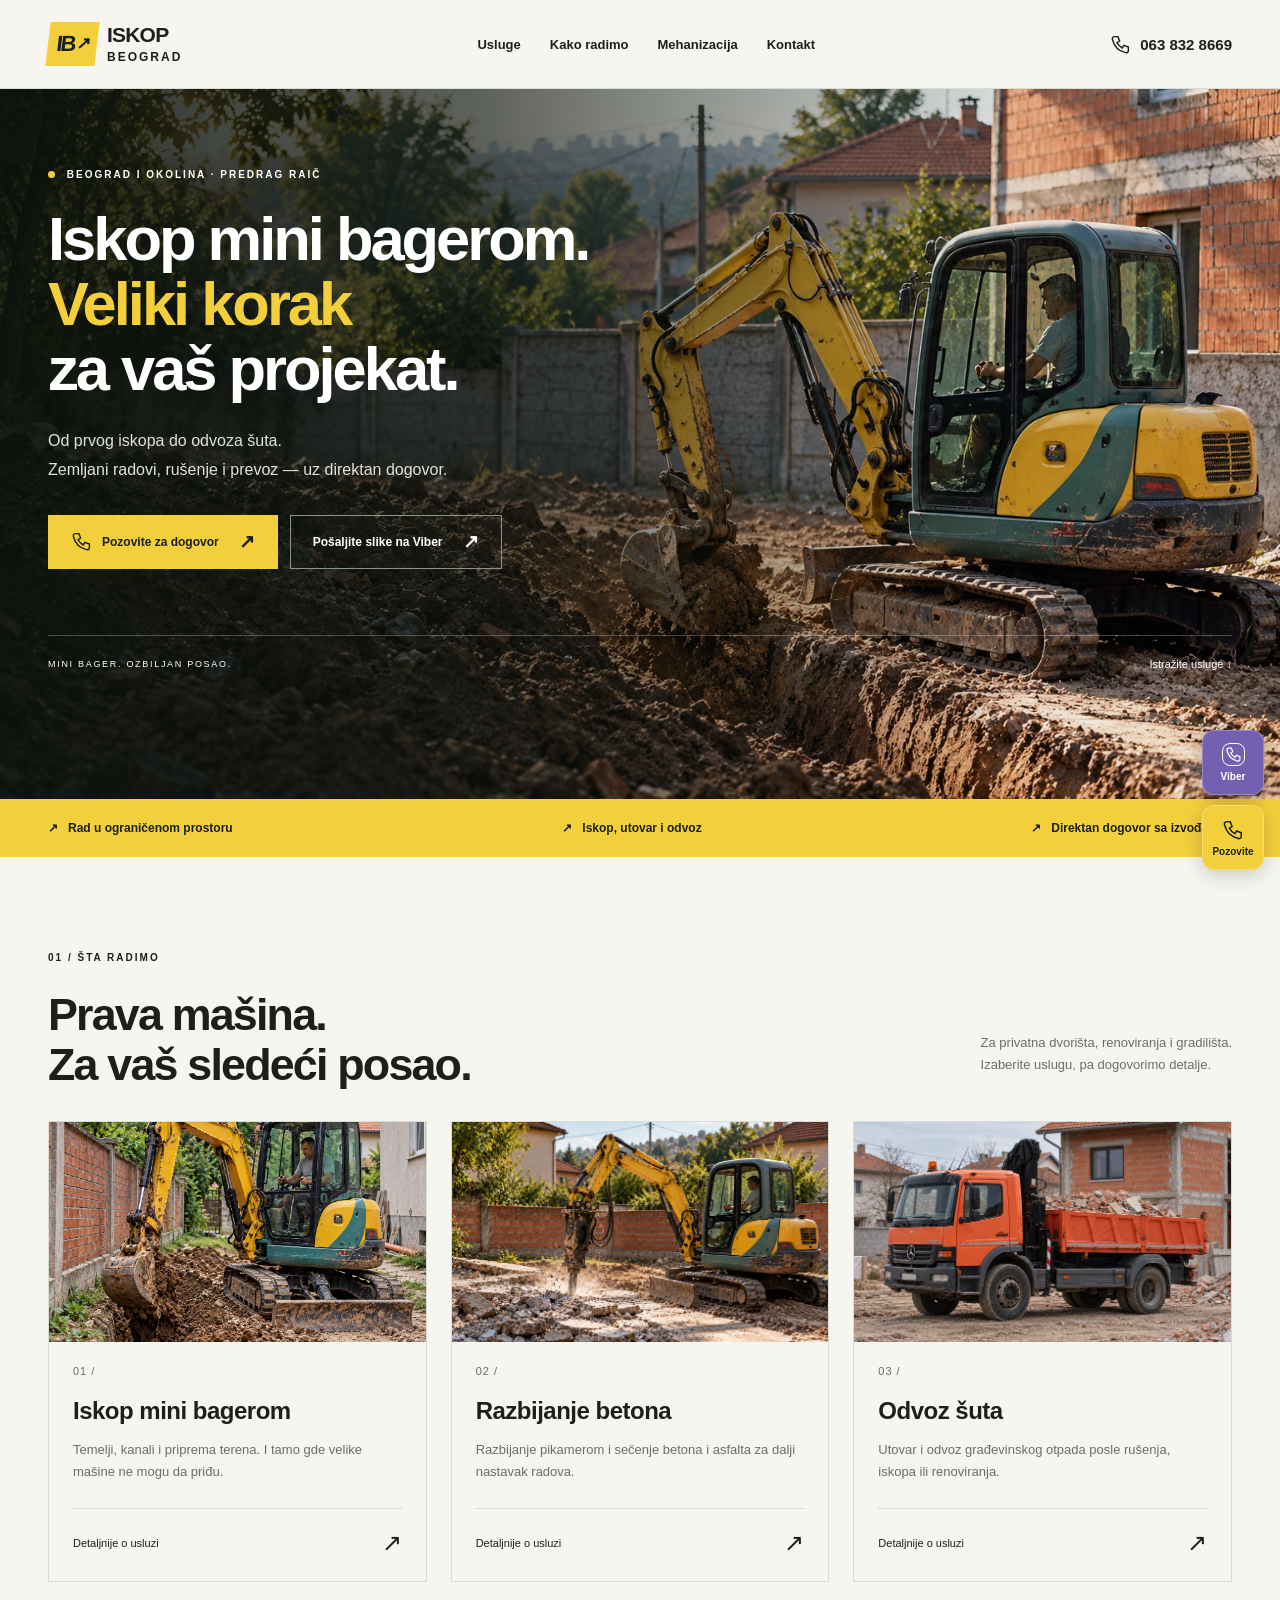
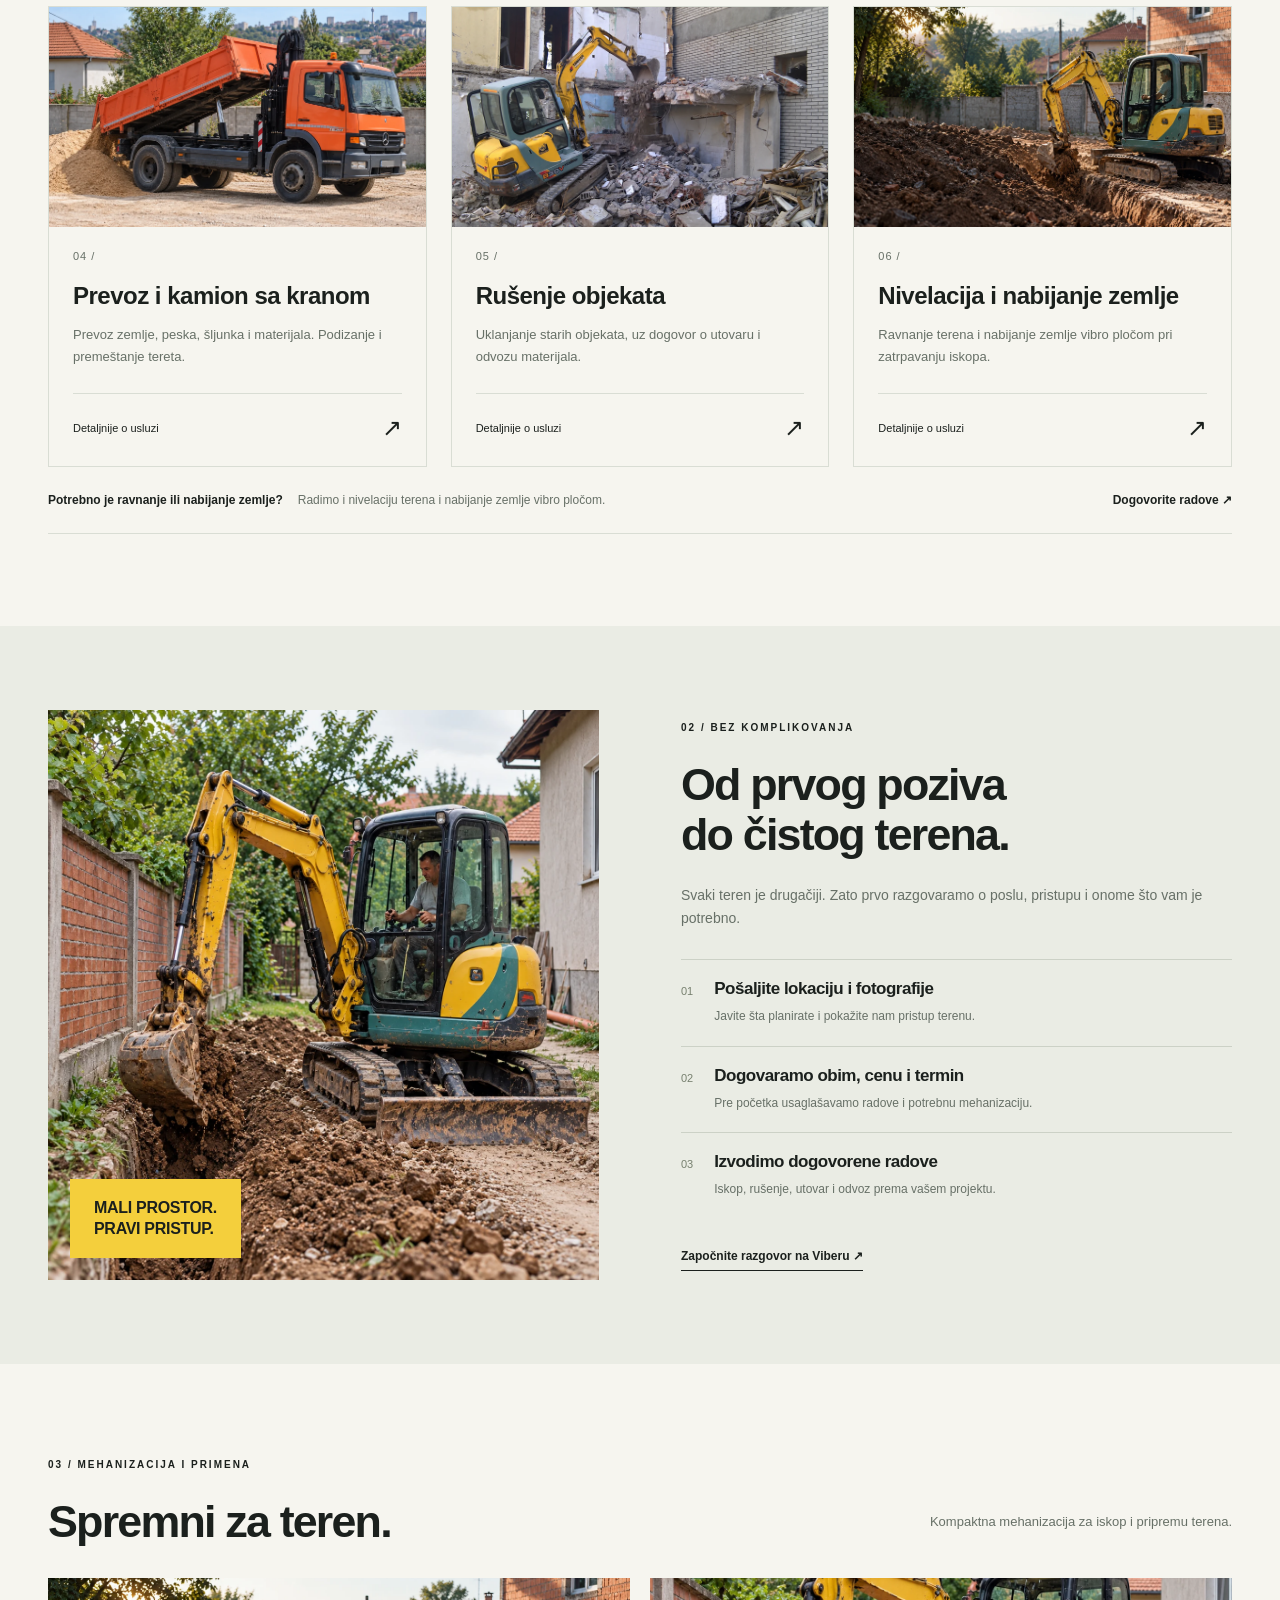
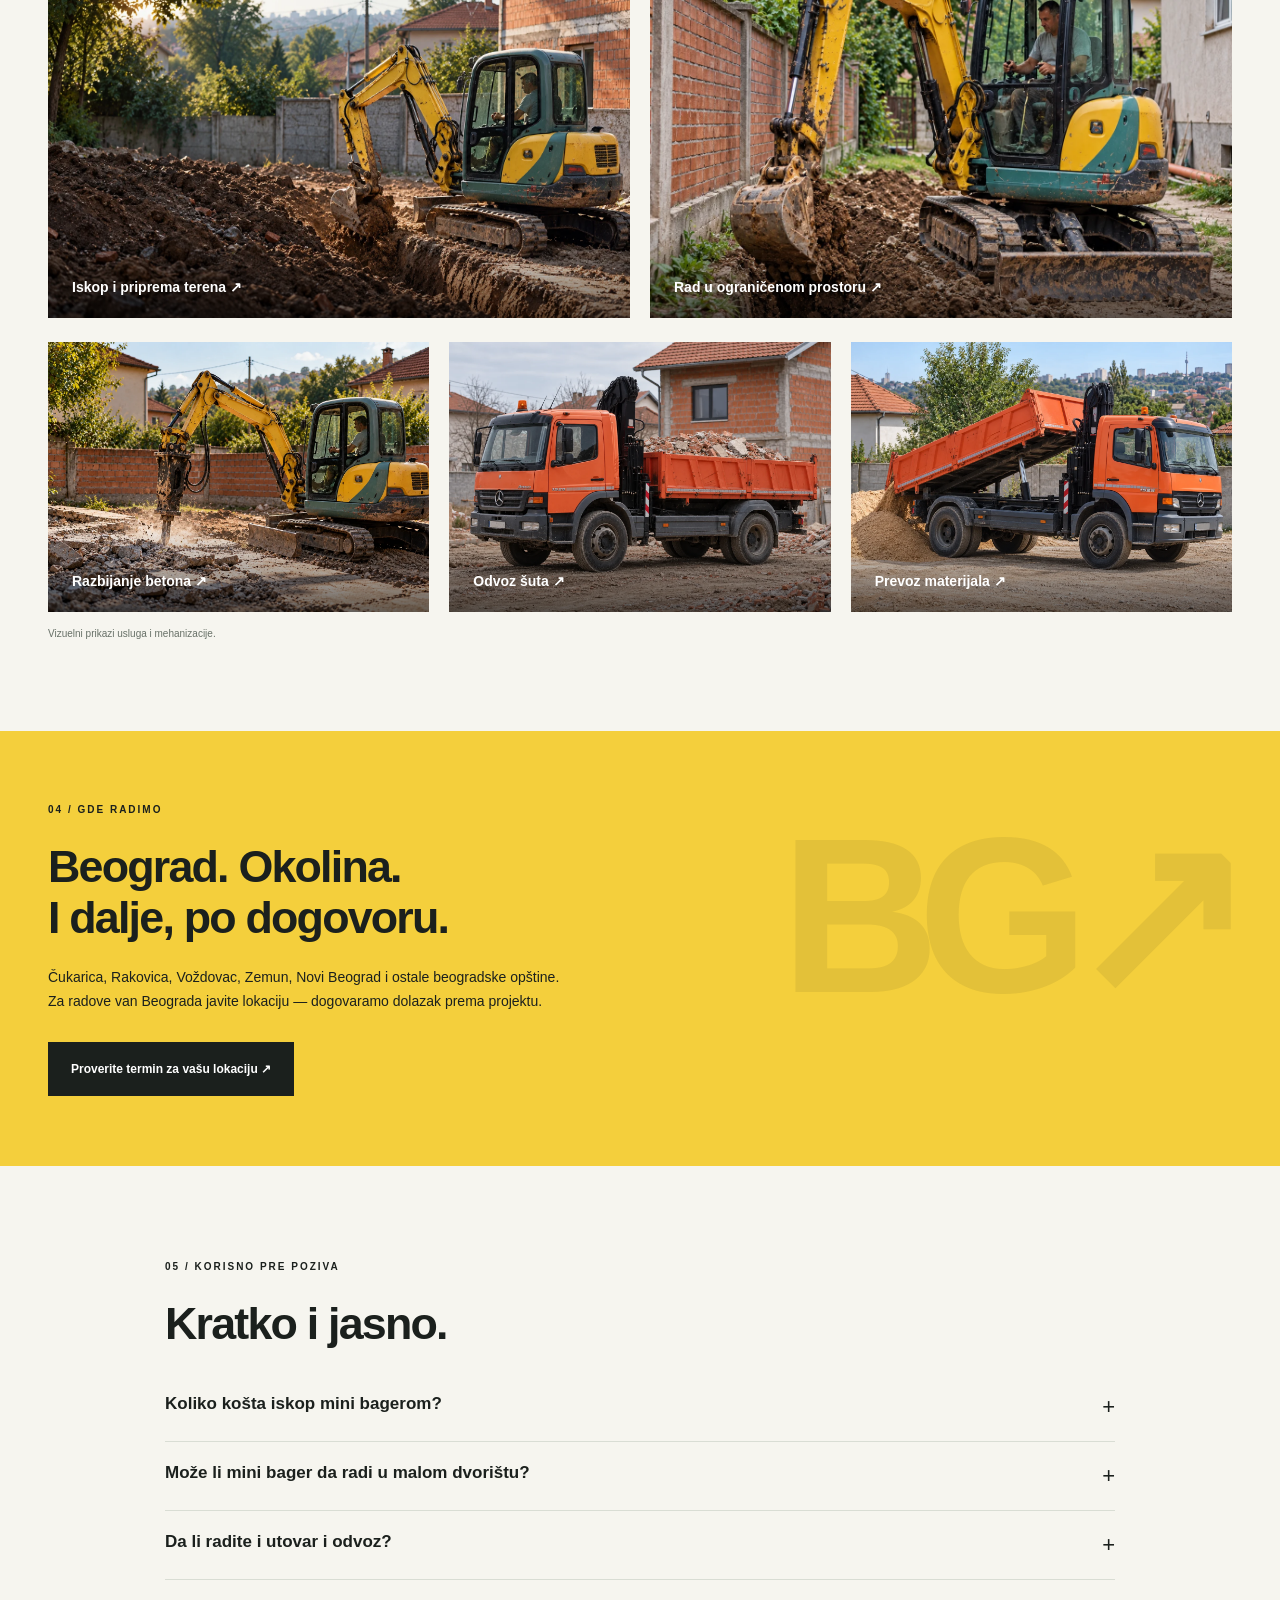
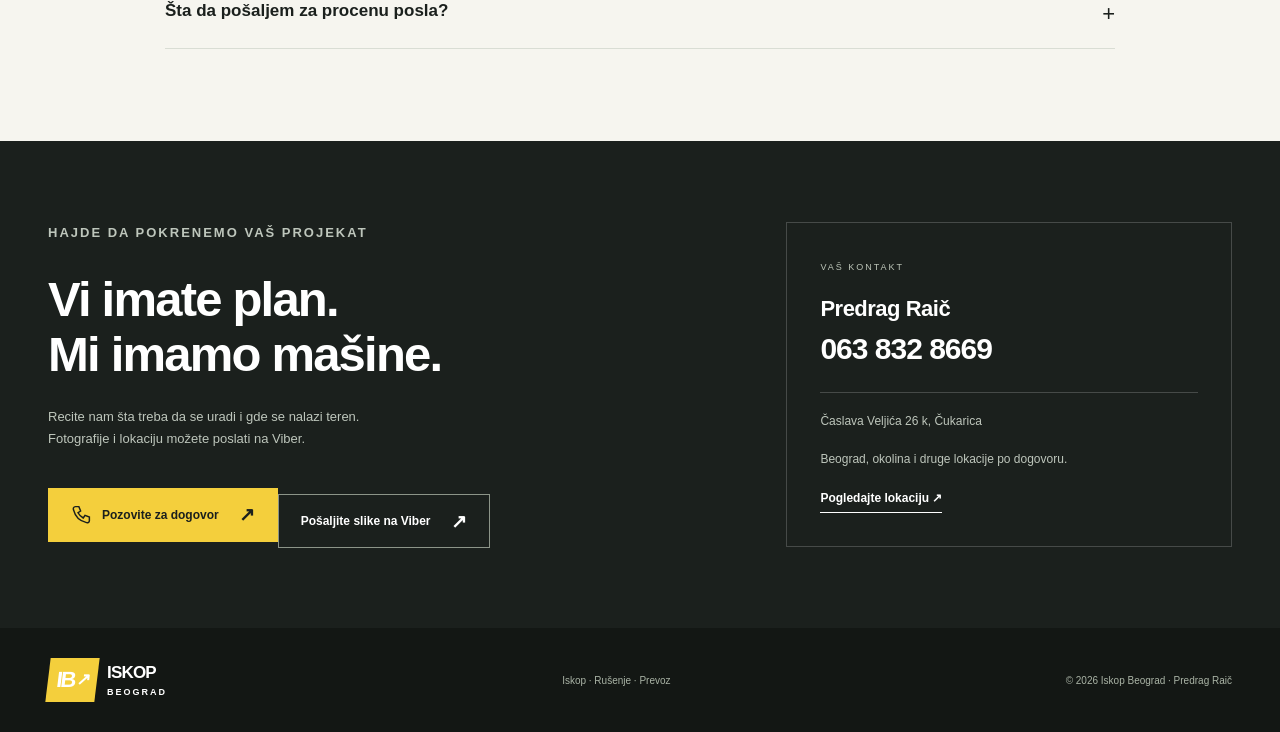
<file: index.html>
<!doctype html><html lang="sr-Latn"><head><meta charset="UTF-8"><meta name="viewport" content="width=device-width,initial-scale=1"><meta name="theme-color" content="#181b19"><title>Iskop mini bagerom Beograd | Rušenje i odvoz šuta</title><meta name="description" content="Iskop mini bagerom, rušenje, razbijanje betona, odvoz šuta i prevoz. Predrag Raič — Beograd i okolina. Pozovite 063 832 8669."><meta property="og:title" content="Iskop mini bagerom Beograd | Rušenje i odvoz šuta"><meta property="og:description" content="Iskop mini bagerom, rušenje, razbijanje betona, odvoz šuta i prevoz. Predrag Raič — Beograd i okolina. Pozovite 063 832 8669."><meta property="og:type" content="website"><link rel="icon" href="./assets/favicon.svg" type="image/svg+xml"><link rel="stylesheet" href="./style.css"><script src="./app.js" defer></script><script type="application/ld+json">{"@context": "https://schema.org", "@type": "GeneralContractor", "name": "Iskop Beograd — Predrag Raič", "telephone": "+381638328669", "address": {"@type": "PostalAddress", "streetAddress": "Časlava Veljića 26 k", "addressLocality": "Beograd", "addressCountry": "RS"}, "areaServed": ["Beograd", "Okolina Beograda"], "description": "Iskop mini bagerom, rušenje, razbijanje betona, odvoz šuta i prevoz."}</script><link rel="canonical" href="https://iskopbeograd.rs/"><meta property="og:url" content="https://iskopbeograd.rs/"><meta property="og:image" content="https://iskopbeograd.rs/assets/iskop-hero.webp"></head><body><a class="skip" href="#main">Pređi na sadržaj</a><header><div class="wrap nav"><a class="logo" href="./" aria-label="Iskop Beograd — početna"><span class="mark">IB<span>↗</span></span><span>ISKOP<span>BEOGRAD</span></span></a><nav aria-label="Glavna navigacija"><a href="./#usluge">Usluge</a><a href="./#pristup">Kako radimo</a><a href="./#galerija">Mehanizacija</a><a href="./#kontakt">Kontakt</a></nav><a class="navphone" href="tel:+381638328669"><svg viewBox="0 0 24 24" fill="none" stroke="currentColor" stroke-width="1.7" aria-hidden="true"><path d="M5 3h4l2 5-3 2a15 15 0 0 0 6 6l2-3 5 2v4c0 2-2 3-4 2C9 19 5 15 3 7c-1-2 0-4 2-4Z"/></svg> 063 832 8669</a><button class="menu" aria-expanded="false" aria-label="Otvori meni">☰</button></div></header><main id="main"><section class="hero"><img class="heroimg" src="./assets/iskop-hero.webp" alt="Žuti mini bager na terenu uz kuću od cigle" fetchpriority="high" width="1536" height="1024"><div class="heroshade"></div><div class="wrap herocopy"><p class="eyebrow"><span class="dot"></span> BEOGRAD I OKOLINA · PREDRAG RAIČ</p><h1>Iskop mini bagerom.<br><em>Veliki korak</em><br>za vaš projekat.</h1><p class="herodesc">Od prvog iskopa do odvoza šuta.<br>Zemljani radovi, rušenje i prevoz — uz direktan dogovor.</p><div class="actions"><a class="btn yellow" href="tel:+381638328669"><svg viewBox="0 0 24 24" fill="none" stroke="currentColor" stroke-width="1.7" aria-hidden="true"><path d="M5 3h4l2 5-3 2a15 15 0 0 0 6 6l2-3 5 2v4c0 2-2 3-4 2C9 19 5 15 3 7c-1-2 0-4 2-4Z"/></svg> Pozovite za dogovor <span>↗</span></a><a class="btn outline" href="viber://chat?number=%2B381638328669">Pošaljite slike na Viber <span>↗</span></a></div><div class="herobottom"><span>MINI BAGER. OZBILJAN POSAO.</span><a href="#usluge">Istražite usluge ↓</a></div></div></section><div class="trust"><div class="wrap"><span>↗ &nbsp; Rad u ograničenom prostoru</span><span>↗ &nbsp; Iskop, utovar i odvoz</span><span>↗ &nbsp; Direktan dogovor sa izvođačem</span></div></div><section id="usluge" class="section wrap"><div class="sectionhead"><div><p class="eyebrow">01 / ŠTA RADIMO</p><h2>Prava mašina.<br>Za vaš sledeći posao.</h2></div><p>Za privatna dvorišta, renoviranja i gradilišta.<br>Izaberite uslugu, pa dogovorimo detalje.</p></div><div class="services"><a class="service" href="./iskop-mini-bagerom/"><img class="serviceimage" src="./assets/iskop-detail.webp" alt="Mini bager za iskop u dvorištu" loading="lazy" width="900" height="600"><span class="num">01 /</span><h3>Iskop mini bagerom</h3><p>Temelji, kanali i priprema terena. I tamo gde velike mašine ne mogu da priđu.</p><span class="servicefoot">Detaljnije o usluzi <b>↗</b></span></a><a class="service" href="./rusenje-i-beton/"><img class="serviceimage" src="./assets/razbijanje-betona.webp" alt="Mini bager sa hidrauličnim čekićem za razbijanje betona" loading="lazy" width="900" height="600"><span class="num">02 /</span><h3>Razbijanje betona</h3><p>Razbijanje pikamerom i sečenje betona i asfalta za dalji nastavak radova.</p><span class="servicefoot">Detaljnije o usluzi <b>↗</b></span></a><a class="service" href="./odvoz-suta/"><img class="serviceimage" src="./assets/odvoz-suta-orange-v2.webp" alt="Narandžasti Mercedes kiper kamion za odvoz šuta" loading="lazy" width="900" height="600"><span class="num">03 /</span><h3>Odvoz šuta</h3><p>Utovar i odvoz građevinskog otpada posle rušenja, iskopa ili renoviranja.</p><span class="servicefoot">Detaljnije o usluzi <b>↗</b></span></a><a class="service" href="./prevoz-i-kran/"><img class="serviceimage" src="./assets/prevoz-materijala-orange-v2.webp" alt="Narandžasti Mercedes kiper pri istovaru peska" loading="lazy" width="900" height="600"><span class="num">04 /</span><h3>Prevoz i kamion sa kranom</h3><p>Prevoz zemlje, peska, šljunka i materijala. Podizanje i premeštanje tereta.</p><span class="servicefoot">Detaljnije o usluzi <b>↗</b></span></a><a class="service" href="./rusenje-objekata/"><img class="serviceimage demolition-original" src="./assets/rusenje-objekata-yellow-v2.webp" alt="Rušenje objekta bagerom — fotografija iz originalne galerije" loading="lazy" width="900" height="600"><span class="num">05 /</span><h3>Rušenje objekata</h3><p>Uklanjanje starih objekata, uz dogovor o utovaru i odvozu materijala.</p><span class="servicefoot">Detaljnije o usluzi <b>↗</b></span></a><a class="service" href="./nivelacija-i-nabijanje/"><img class="serviceimage" src="./assets/iskop-hero.webp" alt="Zemljani radovi i priprema terena mini bagerom" loading="lazy" width="900" height="600"><span class="num">06 /</span><h3>Nivelacija i nabijanje zemlje</h3><p>Ravnanje terena i nabijanje zemlje vibro pločom pri zatrpavanju iskopa.</p><span class="servicefoot">Detaljnije o usluzi <b>↗</b></span></a></div><div class="extra"><span>Potrebno je ravnanje ili nabijanje zemlje?</span><p>Radimo i nivelaciju terena i nabijanje zemlje vibro pločom.</p><a href="tel:+381638328669">Dogovorite radove ↗</a></div></section><section id="pristup" class="approach"><div class="wrap approachgrid"><div class="imageframe"><img src="./assets/iskop-detail.webp" alt="Kompaktni mini bager radi na iskopu u dvorištu" loading="lazy" width="1024" height="1024"><span class="imagebadge">MALI PROSTOR.<br>PRAVI PRISTUP.</span></div><div><p class="eyebrow">02 / BEZ KOMPLIKOVANJA</p><h2>Od prvog poziva<br>do čistog terena.</h2><p class="intro">Svaki teren je drugačiji. Zato prvo razgovaramo o poslu, pristupu i onome što vam je potrebno.</p><ol class="steps"><li><span>01</span><div><h3>Pošaljite lokaciju i fotografije</h3><p>Javite šta planirate i pokažite nam pristup terenu.</p></div></li><li><span>02</span><div><h3>Dogovaramo obim, cenu i termin</h3><p>Pre početka usaglašavamo radove i potrebnu mehanizaciju.</p></div></li><li><span>03</span><div><h3>Izvodimo dogovorene radove</h3><p>Iskop, rušenje, utovar i odvoz prema vašem projektu.</p></div></li></ol><a class="textlink" href="viber://chat?number=%2B381638328669">Započnite razgovor na Viberu ↗</a></div></div></section><section id="galerija" class="section wrap gallery"><div class="sectionhead"><div><p class="eyebrow">03 / MEHANIZACIJA I PRIMENA</p><h2>Spremni za teren.</h2></div><p>Kompaktna mehanizacija za iskop i pripremu terena.</p></div><div class="gallerygrid"><figure><button class="zoom" data-image="./assets/iskop-hero.webp" aria-label="Uvećajte sliku mini bagera"><img src="./assets/iskop-hero.webp" alt="Mini bager uz porodičnu kuću" loading="lazy" width="1536" height="1024"><span>Iskop i priprema terena ↗</span></button></figure><figure><button class="zoom" data-image="./assets/iskop-detail.webp" aria-label="Uvećajte sliku radova u dvorištu"><img src="./assets/iskop-detail.webp" alt="Rad mini bagerom u ograničenom prostoru" loading="lazy" width="1024" height="1024"><span>Rad u ograničenom prostoru ↗</span></button></figure><figure><button class="zoom" data-image="./assets/razbijanje-betona.webp" aria-label="Uvećajte: Razbijanje betona"><img src="./assets/razbijanje-betona.webp" alt="Mini bager sa hidrauličnim čekićem" loading="lazy" width="900" height="600"><span>Razbijanje betona ↗</span></button></figure><figure><button class="zoom" data-image="./assets/odvoz-suta-orange-v2.webp" aria-label="Uvećajte: Odvoz šuta"><img src="./assets/odvoz-suta-orange-v2.webp" alt="Narandžasti Mercedes kamion sa građevinskim šutom" loading="lazy" width="900" height="600"><span>Odvoz šuta ↗</span></button></figure><figure><button class="zoom" data-image="./assets/prevoz-materijala-orange-v2.webp" aria-label="Uvećajte: Prevoz materijala"><img src="./assets/prevoz-materijala-orange-v2.webp" alt="Narandžasti Mercedes kiper sa peskom" loading="lazy" width="900" height="600"><span>Prevoz materijala ↗</span></button></figure></div><small class="caption">Vizuelni prikazi usluga i mehanizacije.</small></section><section class="area"><div class="wrap"><p class="eyebrow">04 / GDE RADIMO</p><h2>Beograd. Okolina.<br>I dalje, po dogovoru.</h2><p>Čukarica, Rakovica, Voždovac, Zemun, Novi Beograd i ostale beogradske opštine.<br>Za radove van Beograda javite lokaciju — dogovaramo dolazak prema projektu.</p><a href="tel:+381638328669" class="btn dark">Proverite termin za vašu lokaciju ↗</a></div><span class="areagraph" aria-hidden="true">BG↗</span></section><section class="section wrap faq"><p class="eyebrow">05 / KORISNO PRE POZIVA</p><h2>Kratko i jasno.</h2><details><summary>Koliko košta iskop mini bagerom?</summary><p>Cena zavisi od obima radova, vrste tla, pristupa terenu i potrebe za odvozom. Pošaljite lokaciju i fotografije ili pozovite Predraga za dogovor.</p></details><details><summary>Može li mini bager da radi u malom dvorištu?</summary><p>Mini bager je namenjen i poslovima u ograničenom prostoru. Pre dogovora proveravamo širinu i visinu prolaza, teren i prostor za rad. Pošaljite fotografije i mere pristupa.</p></details><details><summary>Da li radite i utovar i odvoz?</summary><p>Da. Pored iskopa dogovaramo utovar, odvoz šuta i zemlje, kao i prevoz građevinskog materijala.</p></details><details><summary>Šta da pošaljem za procenu posla?</summary><p>Lokaciju, kratak opis radova, približne dimenzije i fotografije terena i prilaza. Ako postoje posebni zahtevi ili ograničenja, navedite ih u poruci.</p></details></section></main><dialog id="lightbox"><button class="close" aria-label="Zatvorite sliku">×</button><img alt="Uvećan prikaz mehanizacije"></dialog><section id="kontakt" class="contact"><div class="wrap contactgrid"><div><p class="eyebrow">HAJDE DA POKRENEMO VAŠ PROJEKAT</p><h2>Vi imate plan.<br>Mi imamo mašine.</h2><p>Recite nam šta treba da se uradi i gde se nalazi teren.<br>Fotografije i lokaciju možete poslati na Viber.</p><a class="btn yellow" href="tel:+381638328669"><svg viewBox="0 0 24 24" fill="none" stroke="currentColor" stroke-width="1.7" aria-hidden="true"><path d="M5 3h4l2 5-3 2a15 15 0 0 0 6 6l2-3 5 2v4c0 2-2 3-4 2C9 19 5 15 3 7c-1-2 0-4 2-4Z"/></svg> Pozovite za dogovor <span>↗</span></a><a class="btn outline" href="viber://chat?number=%2B381638328669">Pošaljite slike na Viber <span>↗</span></a></div><div class="contactcard"><span>VAŠ KONTAKT</span><h3>Predrag Raič</h3><a class="bigphone" href="tel:+381638328669">063 832 8669</a><div class="line"></div><p>Časlava Veljića 26 k, Čukarica</p><p>Beograd, okolina i druge lokacije po dogovoru.</p><a class="textlink" target="_blank" rel="noopener" href="https://www.google.com/maps/search/?api=1&query=%C4%8Caslava+Velji%C4%87a+26k+Beograd">Pogledajte lokaciju ↗</a></div></div></section><footer><div class="wrap foot"><a class="logo" href="./" aria-label="Iskop Beograd — početna"><span class="mark">IB<span>↗</span></span><span>ISKOP<span>BEOGRAD</span></span></a><p>Iskop · Rušenje · Prevoz</p><small>© 2026 Iskop Beograd · Predrag Raič</small></div></footer><aside class="floating" aria-label="Brzi kontakt"><a href="viber://chat?number=%2B381638328669" class="viber" aria-label="Pošaljite poruku na Viber"><span class="bubble"><svg viewBox="0 0 24 24" fill="none" stroke="currentColor" stroke-width="1.7" aria-hidden="true"><path d="M5 3h4l2 5-3 2a15 15 0 0 0 6 6l2-3 5 2v4c0 2-2 3-4 2C9 19 5 15 3 7c-1-2 0-4 2-4Z"/></svg></span><span>Viber</span></a><a href="tel:+381638328669" class="call" aria-label="Pozovite 063 832 8669"><svg viewBox="0 0 24 24" fill="none" stroke="currentColor" stroke-width="1.7" aria-hidden="true"><path d="M5 3h4l2 5-3 2a15 15 0 0 0 6 6l2-3 5 2v4c0 2-2 3-4 2C9 19 5 15 3 7c-1-2 0-4 2-4Z"/></svg><span>Pozovite</span></a></aside></body></html>
</file>
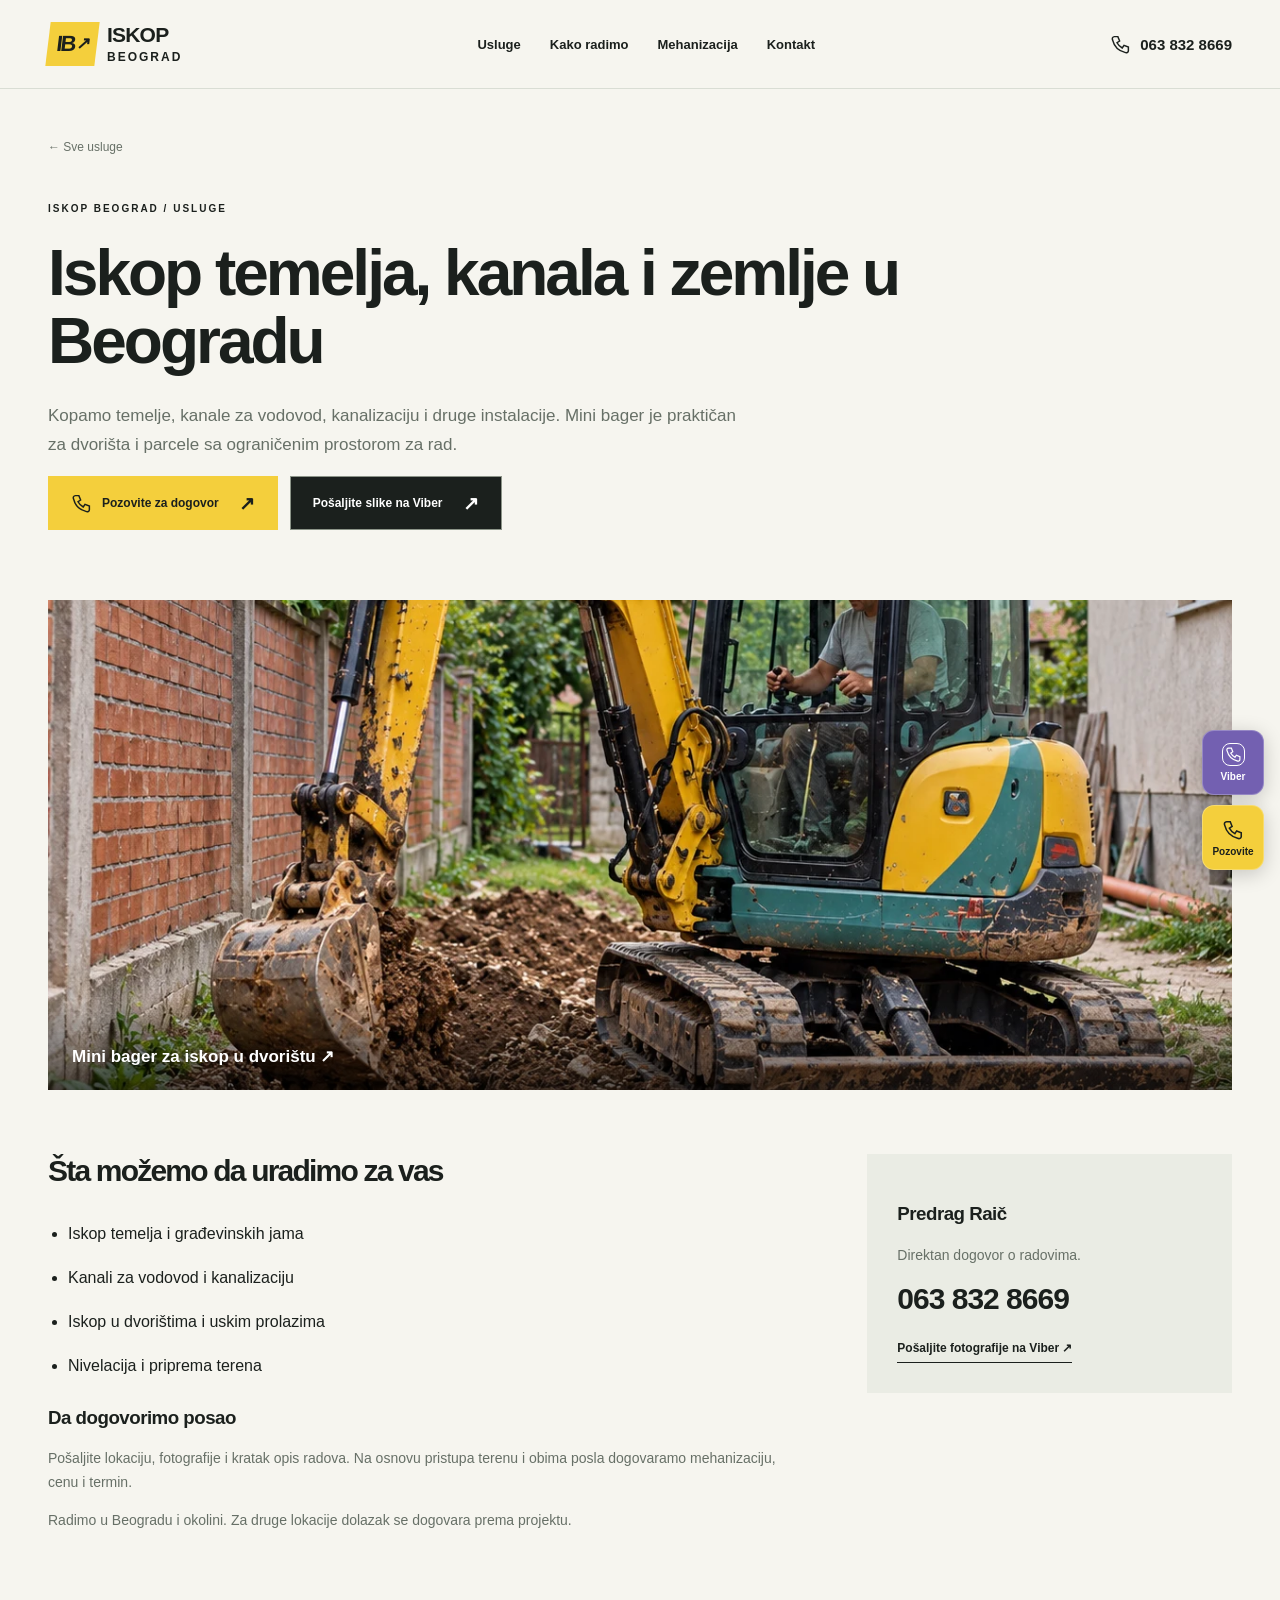
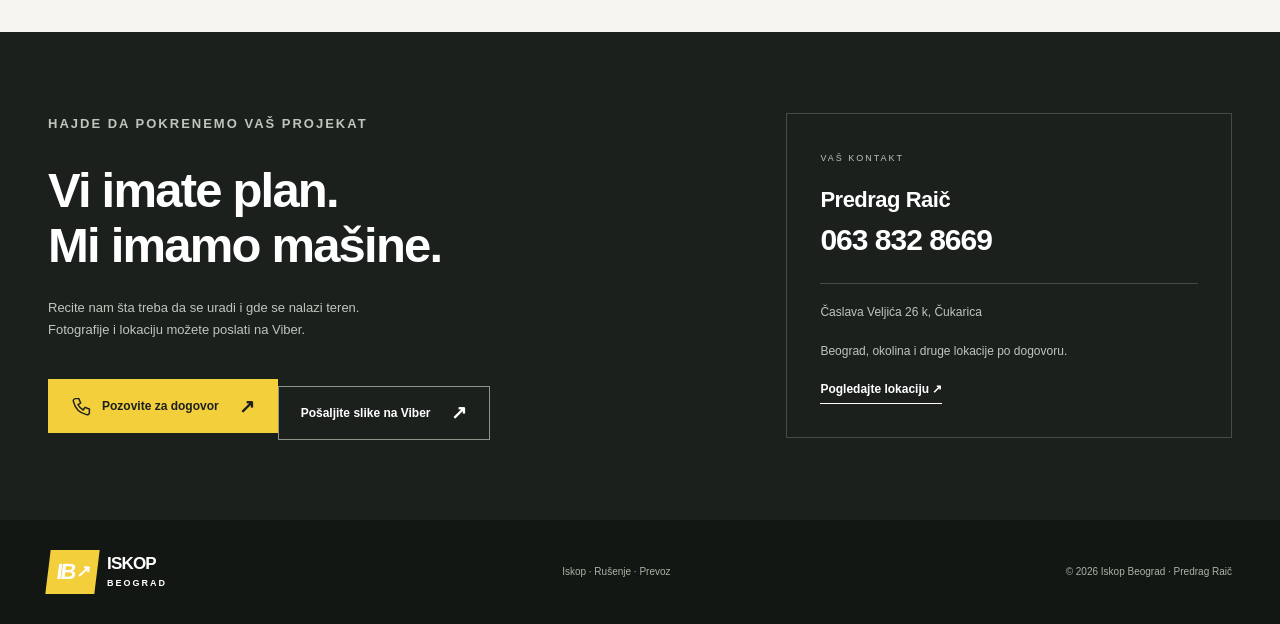
<file: iskop-mini-bagerom/index.html>
<!doctype html><html lang="sr-Latn"><head><meta charset="UTF-8"><meta name="viewport" content="width=device-width,initial-scale=1"><meta name="theme-color" content="#181b19"><title>Iskop temelja, kanala i zemlje u Beogradu | Iskop Beograd</title><meta name="description" content="Kopamo temelje, kanale za vodovod, kanalizaciju i druge instalacije. Mini bager je praktičan za dvorišta i parcele sa ograničenim prostorom za rad. Pozovite 063 832 8669."><meta property="og:title" content="Iskop temelja, kanala i zemlje u Beogradu | Iskop Beograd"><meta property="og:description" content="Kopamo temelje, kanale za vodovod, kanalizaciju i druge instalacije. Mini bager je praktičan za dvorišta i parcele sa ograničenim prostorom za rad. Pozovite 063 832 8669."><meta property="og:type" content="website"><link rel="icon" href="../assets/favicon.svg" type="image/svg+xml"><link rel="stylesheet" href="../style.css"><script src="../app.js" defer></script><link rel="canonical" href="https://iskopbeograd.rs/iskop-mini-bagerom/"><meta property="og:url" content="https://iskopbeograd.rs/iskop-mini-bagerom/"><meta property="og:image" content="https://iskopbeograd.rs/assets/iskop-hero.webp"></head><body><a class="skip" href="#main">Pređi na sadržaj</a><header><div class="wrap nav"><a class="logo" href="../" aria-label="Iskop Beograd — početna"><span class="mark">IB<span>↗</span></span><span>ISKOP<span>BEOGRAD</span></span></a><nav aria-label="Glavna navigacija"><a href="../#usluge">Usluge</a><a href="../#pristup">Kako radimo</a><a href="../#galerija">Mehanizacija</a><a href="../#kontakt">Kontakt</a></nav><a class="navphone" href="tel:+381638328669"><svg viewBox="0 0 24 24" fill="none" stroke="currentColor" stroke-width="1.7" aria-hidden="true"><path d="M5 3h4l2 5-3 2a15 15 0 0 0 6 6l2-3 5 2v4c0 2-2 3-4 2C9 19 5 15 3 7c-1-2 0-4 2-4Z"/></svg> 063 832 8669</a><button class="menu" aria-expanded="false" aria-label="Otvori meni">☰</button></div></header><main id="main"><section class="detailhero wrap"><a class="back" href="../#usluge">← Sve usluge</a><p class="eyebrow">ISKOP BEOGRAD / USLUGE</p><h1>Iskop temelja, kanala i zemlje u Beogradu</h1><p>Kopamo temelje, kanale za vodovod, kanalizaciju i druge instalacije. Mini bager je praktičan za dvorišta i parcele sa ograničenim prostorom za rad.</p><div class="actions"><a class="btn yellow" href="tel:+381638328669"><svg viewBox="0 0 24 24" fill="none" stroke="currentColor" stroke-width="1.7" aria-hidden="true"><path d="M5 3h4l2 5-3 2a15 15 0 0 0 6 6l2-3 5 2v4c0 2-2 3-4 2C9 19 5 15 3 7c-1-2 0-4 2-4Z"/></svg> Pozovite za dogovor <span>↗</span></a><a class="btn outline" href="viber://chat?number=%2B381638328669">Pošaljite slike na Viber <span>↗</span></a></div></section><figure class="detailphoto wrap"><button class="zoom" data-image="../assets/iskop-detail.webp" aria-label="Uvećajte prikaz usluge"><img src="../assets/iskop-detail.webp" alt="Mini bager za iskop u dvorištu" width="1536" height="1024"><span>Mini bager za iskop u dvorištu ↗</span></button></figure><section class="detailcontent wrap"><div><h2>Šta možemo da uradimo za vas</h2><ul><li>Iskop temelja i građevinskih jama</li><li>Kanali za vodovod i kanalizaciju</li><li>Iskop u dvorištima i uskim prolazima</li><li>Nivelacija i priprema terena</li></ul><h3>Da dogovorimo posao</h3><p>Pošaljite lokaciju, fotografije i kratak opis radova. Na osnovu pristupa terenu i obima posla dogovaramo mehanizaciju, cenu i termin.</p><p>Radimo u Beogradu i okolini. Za druge lokacije dolazak se dogovara prema projektu.</p></div><aside><h3>Predrag Raič</h3><p>Direktan dogovor o radovima.</p><a class="bigphone" href="tel:+381638328669">063 832 8669</a><a class="textlink" href="viber://chat?number=%2B381638328669">Pošaljite fotografije na Viber ↗</a></aside></section></main><dialog id="lightbox"><button class="close" aria-label="Zatvorite sliku">×</button><img alt="Uvećan prikaz mehanizacije"></dialog><section id="kontakt" class="contact"><div class="wrap contactgrid"><div><p class="eyebrow">HAJDE DA POKRENEMO VAŠ PROJEKAT</p><h2>Vi imate plan.<br>Mi imamo mašine.</h2><p>Recite nam šta treba da se uradi i gde se nalazi teren.<br>Fotografije i lokaciju možete poslati na Viber.</p><a class="btn yellow" href="tel:+381638328669"><svg viewBox="0 0 24 24" fill="none" stroke="currentColor" stroke-width="1.7" aria-hidden="true"><path d="M5 3h4l2 5-3 2a15 15 0 0 0 6 6l2-3 5 2v4c0 2-2 3-4 2C9 19 5 15 3 7c-1-2 0-4 2-4Z"/></svg> Pozovite za dogovor <span>↗</span></a><a class="btn outline" href="viber://chat?number=%2B381638328669">Pošaljite slike na Viber <span>↗</span></a></div><div class="contactcard"><span>VAŠ KONTAKT</span><h3>Predrag Raič</h3><a class="bigphone" href="tel:+381638328669">063 832 8669</a><div class="line"></div><p>Časlava Veljića 26 k, Čukarica</p><p>Beograd, okolina i druge lokacije po dogovoru.</p><a class="textlink" target="_blank" rel="noopener" href="https://www.google.com/maps/search/?api=1&query=%C4%8Caslava+Velji%C4%87a+26k+Beograd">Pogledajte lokaciju ↗</a></div></div></section><footer><div class="wrap foot"><a class="logo" href="../" aria-label="Iskop Beograd — početna"><span class="mark">IB<span>↗</span></span><span>ISKOP<span>BEOGRAD</span></span></a><p>Iskop · Rušenje · Prevoz</p><small>© 2026 Iskop Beograd · Predrag Raič</small></div></footer><aside class="floating" aria-label="Brzi kontakt"><a href="viber://chat?number=%2B381638328669" class="viber" aria-label="Pošaljite poruku na Viber"><span class="bubble"><svg viewBox="0 0 24 24" fill="none" stroke="currentColor" stroke-width="1.7" aria-hidden="true"><path d="M5 3h4l2 5-3 2a15 15 0 0 0 6 6l2-3 5 2v4c0 2-2 3-4 2C9 19 5 15 3 7c-1-2 0-4 2-4Z"/></svg></span><span>Viber</span></a><a href="tel:+381638328669" class="call" aria-label="Pozovite 063 832 8669"><svg viewBox="0 0 24 24" fill="none" stroke="currentColor" stroke-width="1.7" aria-hidden="true"><path d="M5 3h4l2 5-3 2a15 15 0 0 0 6 6l2-3 5 2v4c0 2-2 3-4 2C9 19 5 15 3 7c-1-2 0-4 2-4Z"/></svg><span>Pozovite</span></a></aside></body></html>
</file>
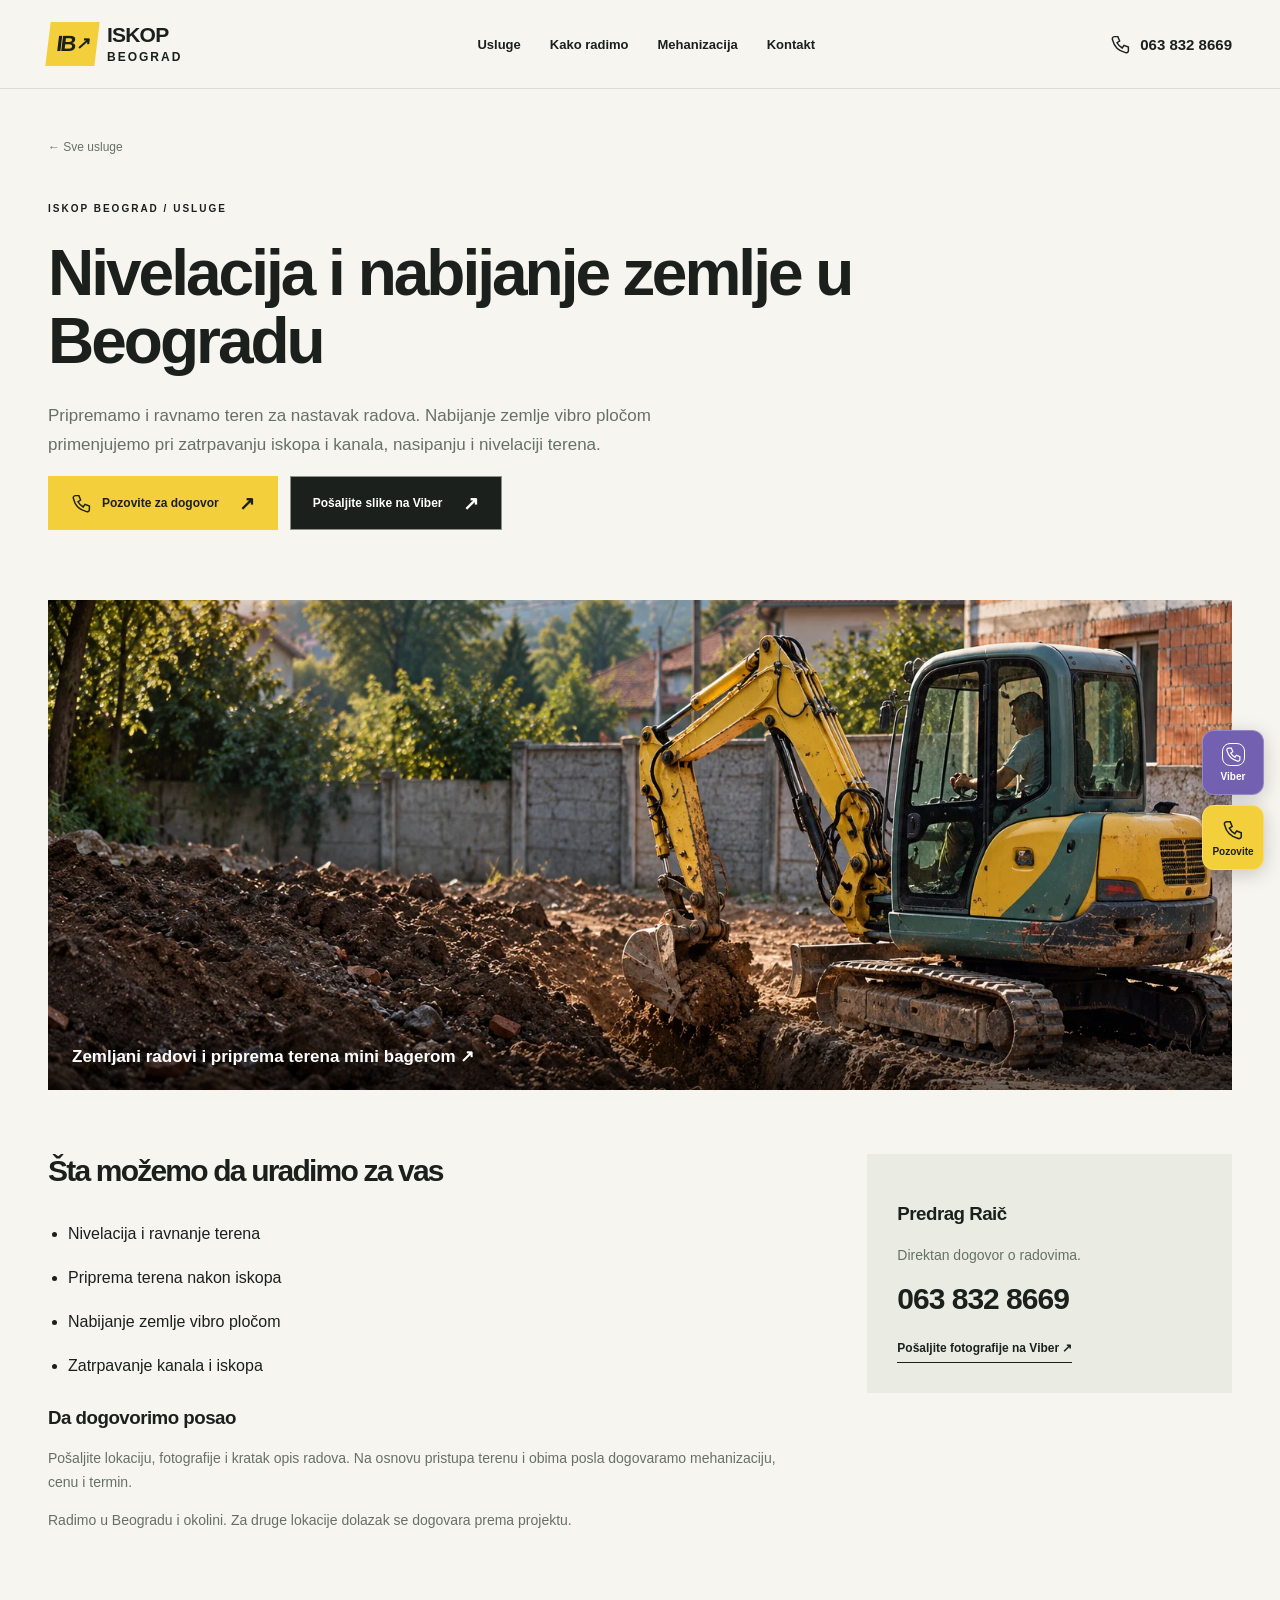
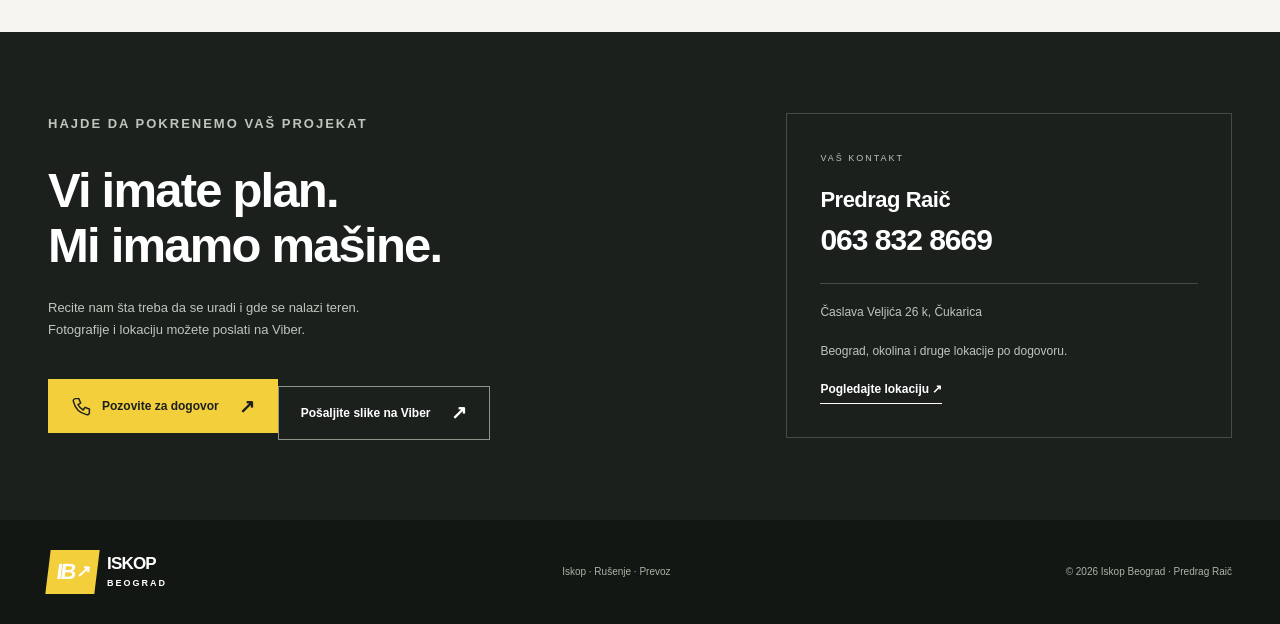
<file: nivelacija-i-nabijanje/index.html>
<!doctype html><html lang="sr-Latn"><head><meta charset="UTF-8"><meta name="viewport" content="width=device-width,initial-scale=1"><meta name="theme-color" content="#181b19"><title>Nivelacija i nabijanje zemlje u Beogradu | Iskop Beograd</title><meta name="description" content="Pripremamo i ravnamo teren za nastavak radova. Nabijanje zemlje vibro pločom primenjujemo pri zatrpavanju iskopa i kanala, nasipanju i nivelaciji terena."><meta property="og:title" content="Nivelacija i nabijanje zemlje u Beogradu | Iskop Beograd"><meta property="og:description" content="Pripremamo i ravnamo teren za nastavak radova. Nabijanje zemlje vibro pločom primenjujemo pri zatrpavanju iskopa i kanala, nasipanju i nivelaciji terena."><meta property="og:type" content="website"><link rel="icon" href="../assets/favicon.svg" type="image/svg+xml"><link rel="stylesheet" href="../style.css"><script src="../app.js" defer></script><link rel="canonical" href="https://iskopbeograd.rs/nivelacija-i-nabijanje/"><meta property="og:url" content="https://iskopbeograd.rs/nivelacija-i-nabijanje/"><meta property="og:image" content="https://iskopbeograd.rs/assets/iskop-hero.webp"></head><body><a class="skip" href="#main">Pređi na sadržaj</a><header><div class="wrap nav"><a class="logo" href="../" aria-label="Iskop Beograd — početna"><span class="mark">IB<span>↗</span></span><span>ISKOP<span>BEOGRAD</span></span></a><nav aria-label="Glavna navigacija"><a href="../#usluge">Usluge</a><a href="../#pristup">Kako radimo</a><a href="../#galerija">Mehanizacija</a><a href="../#kontakt">Kontakt</a></nav><a class="navphone" href="tel:+381638328669"><svg viewBox="0 0 24 24" fill="none" stroke="currentColor" stroke-width="1.7" aria-hidden="true"><path d="M5 3h4l2 5-3 2a15 15 0 0 0 6 6l2-3 5 2v4c0 2-2 3-4 2C9 19 5 15 3 7c-1-2 0-4 2-4Z"/></svg> 063 832 8669</a><button class="menu" aria-expanded="false" aria-label="Otvori meni">☰</button></div></header><main id="main"><section class="detailhero wrap"><a class="back" href="../#usluge">← Sve usluge</a><p class="eyebrow">ISKOP BEOGRAD / USLUGE</p><h1>Nivelacija i nabijanje zemlje u Beogradu</h1><p>Pripremamo i ravnamo teren za nastavak radova. Nabijanje zemlje vibro pločom primenjujemo pri zatrpavanju iskopa i kanala, nasipanju i nivelaciji terena.</p><div class="actions"><a class="btn yellow" href="tel:+381638328669"><svg viewBox="0 0 24 24" fill="none" stroke="currentColor" stroke-width="1.7" aria-hidden="true"><path d="M5 3h4l2 5-3 2a15 15 0 0 0 6 6l2-3 5 2v4c0 2-2 3-4 2C9 19 5 15 3 7c-1-2 0-4 2-4Z"/></svg> Pozovite za dogovor <span>↗</span></a><a class="btn outline" href="viber://chat?number=%2B381638328669">Pošaljite slike na Viber <span>↗</span></a></div></section><figure class="detailphoto wrap"><button class="zoom" data-image="../assets/iskop-hero.webp" aria-label="Uvećajte prikaz usluge"><img src="../assets/iskop-hero.webp" alt="Zemljani radovi i priprema terena mini bagerom" width="1536" height="1024"><span>Zemljani radovi i priprema terena mini bagerom ↗</span></button></figure><section class="detailcontent wrap"><div><h2>Šta možemo da uradimo za vas</h2><ul><li>Nivelacija i ravnanje terena</li><li>Priprema terena nakon iskopa</li><li>Nabijanje zemlje vibro pločom</li><li>Zatrpavanje kanala i iskopa</li></ul><h3>Da dogovorimo posao</h3><p>Pošaljite lokaciju, fotografije i kratak opis radova. Na osnovu pristupa terenu i obima posla dogovaramo mehanizaciju, cenu i termin.</p><p>Radimo u Beogradu i okolini. Za druge lokacije dolazak se dogovara prema projektu.</p></div><aside><h3>Predrag Raič</h3><p>Direktan dogovor o radovima.</p><a class="bigphone" href="tel:+381638328669">063 832 8669</a><a class="textlink" href="viber://chat?number=%2B381638328669">Pošaljite fotografije na Viber ↗</a></aside></section></main><dialog id="lightbox"><button class="close" aria-label="Zatvorite sliku">×</button><img alt="Uvećan prikaz mehanizacije"></dialog><section id="kontakt" class="contact"><div class="wrap contactgrid"><div><p class="eyebrow">HAJDE DA POKRENEMO VAŠ PROJEKAT</p><h2>Vi imate plan.<br>Mi imamo mašine.</h2><p>Recite nam šta treba da se uradi i gde se nalazi teren.<br>Fotografije i lokaciju možete poslati na Viber.</p><a class="btn yellow" href="tel:+381638328669"><svg viewBox="0 0 24 24" fill="none" stroke="currentColor" stroke-width="1.7" aria-hidden="true"><path d="M5 3h4l2 5-3 2a15 15 0 0 0 6 6l2-3 5 2v4c0 2-2 3-4 2C9 19 5 15 3 7c-1-2 0-4 2-4Z"/></svg> Pozovite za dogovor <span>↗</span></a><a class="btn outline" href="viber://chat?number=%2B381638328669">Pošaljite slike na Viber <span>↗</span></a></div><div class="contactcard"><span>VAŠ KONTAKT</span><h3>Predrag Raič</h3><a class="bigphone" href="tel:+381638328669">063 832 8669</a><div class="line"></div><p>Časlava Veljića 26 k, Čukarica</p><p>Beograd, okolina i druge lokacije po dogovoru.</p><a class="textlink" target="_blank" rel="noopener" href="https://www.google.com/maps/search/?api=1&query=%C4%8Caslava+Velji%C4%87a+26k+Beograd">Pogledajte lokaciju ↗</a></div></div></section><footer><div class="wrap foot"><a class="logo" href="../" aria-label="Iskop Beograd — početna"><span class="mark">IB<span>↗</span></span><span>ISKOP<span>BEOGRAD</span></span></a><p>Iskop · Rušenje · Prevoz</p><small>© 2026 Iskop Beograd · Predrag Raič</small></div></footer><aside class="floating" aria-label="Brzi kontakt"><a href="viber://chat?number=%2B381638328669" class="viber" aria-label="Pošaljite poruku na Viber"><span class="bubble"><svg viewBox="0 0 24 24" fill="none" stroke="currentColor" stroke-width="1.7" aria-hidden="true"><path d="M5 3h4l2 5-3 2a15 15 0 0 0 6 6l2-3 5 2v4c0 2-2 3-4 2C9 19 5 15 3 7c-1-2 0-4 2-4Z"/></svg></span><span>Viber</span></a><a href="tel:+381638328669" class="call" aria-label="Pozovite 063 832 8669"><svg viewBox="0 0 24 24" fill="none" stroke="currentColor" stroke-width="1.7" aria-hidden="true"><path d="M5 3h4l2 5-3 2a15 15 0 0 0 6 6l2-3 5 2v4c0 2-2 3-4 2C9 19 5 15 3 7c-1-2 0-4 2-4Z"/></svg><span>Pozovite</span></a></aside></body></html>
</file>
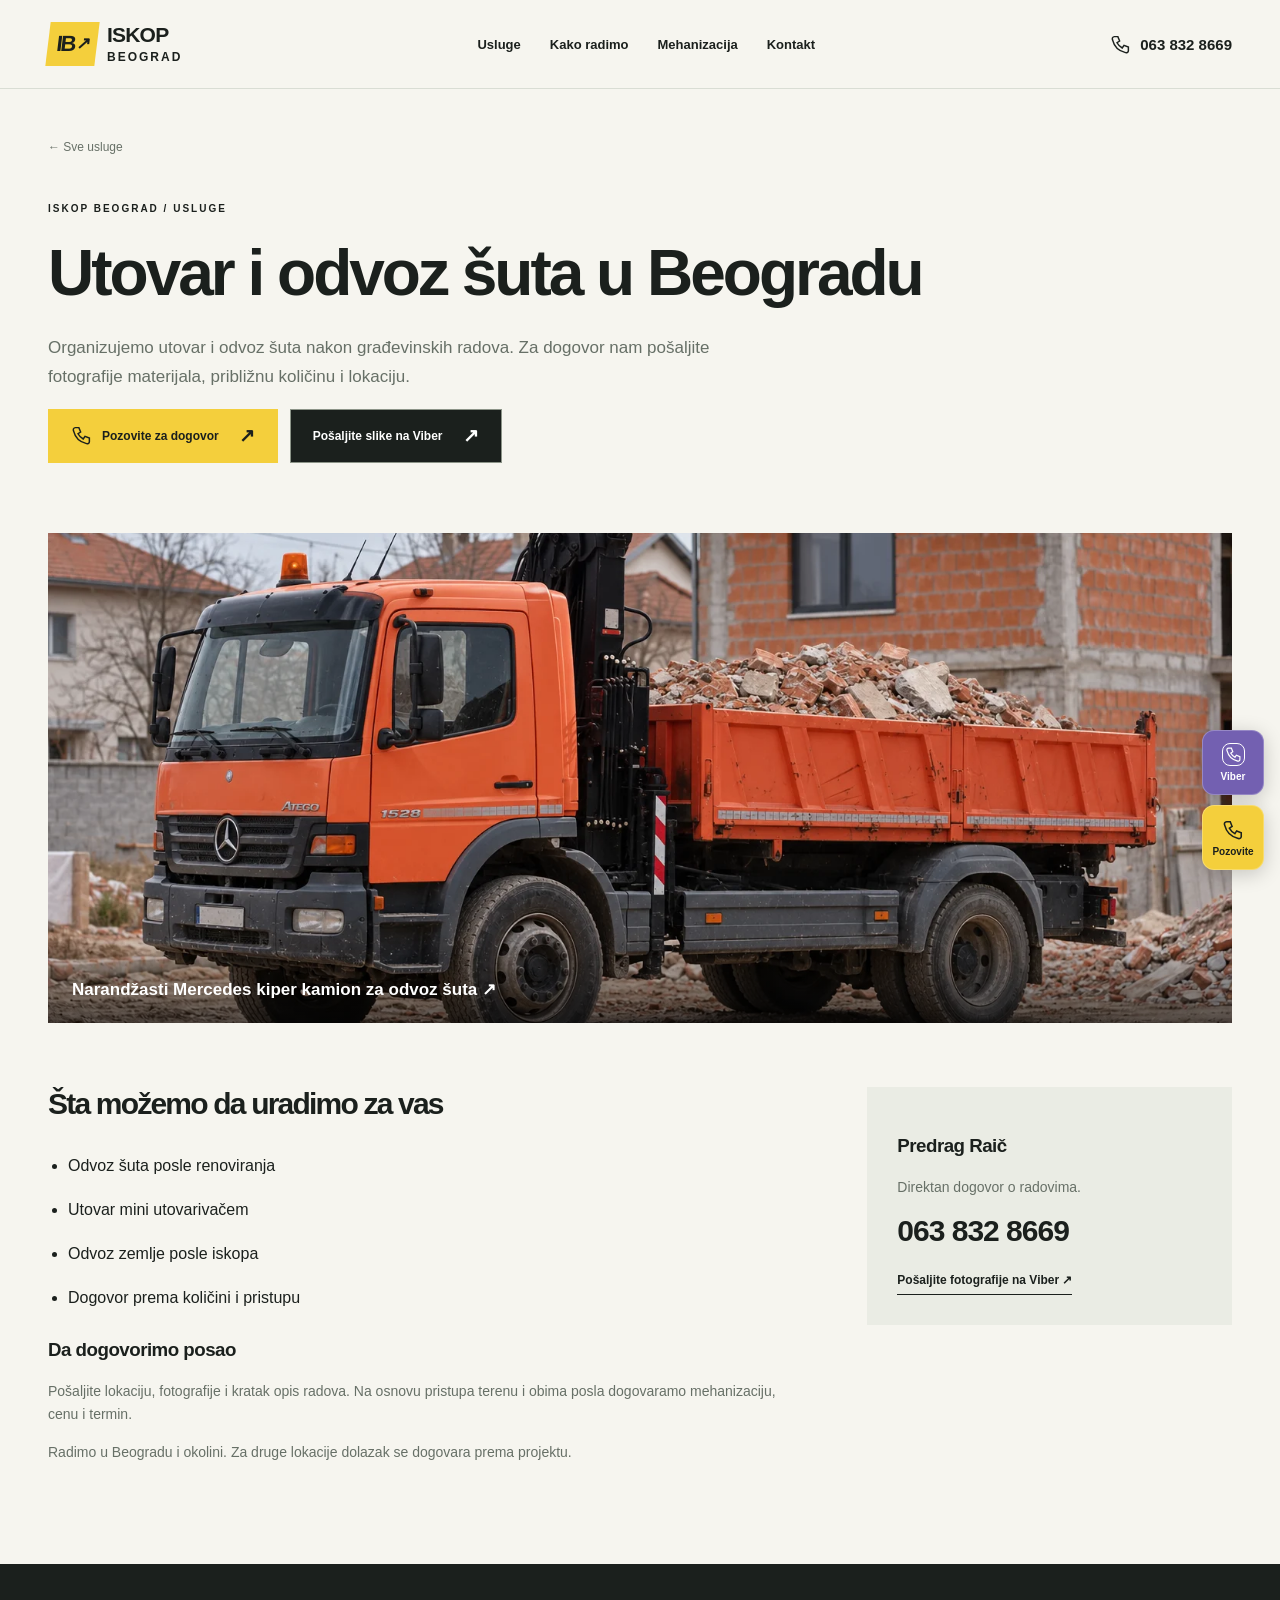
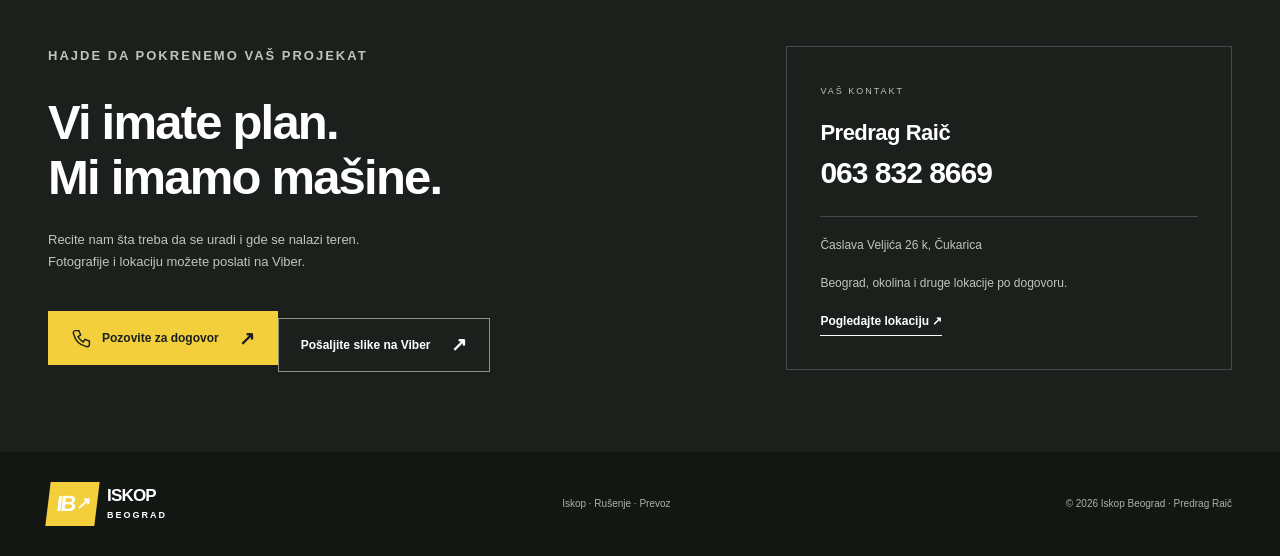
<file: odvoz-suta/index.html>
<!doctype html><html lang="sr-Latn"><head><meta charset="UTF-8"><meta name="viewport" content="width=device-width,initial-scale=1"><meta name="theme-color" content="#181b19"><title>Utovar i odvoz šuta u Beogradu | Iskop Beograd</title><meta name="description" content="Organizujemo utovar i odvoz šuta nakon građevinskih radova. Za dogovor nam pošaljite fotografije materijala, približnu količinu i lokaciju. Pozovite 063 832 8669."><meta property="og:title" content="Utovar i odvoz šuta u Beogradu | Iskop Beograd"><meta property="og:description" content="Organizujemo utovar i odvoz šuta nakon građevinskih radova. Za dogovor nam pošaljite fotografije materijala, približnu količinu i lokaciju. Pozovite 063 832 8669."><meta property="og:type" content="website"><link rel="icon" href="../assets/favicon.svg" type="image/svg+xml"><link rel="stylesheet" href="../style.css"><script src="../app.js" defer></script><link rel="canonical" href="https://iskopbeograd.rs/odvoz-suta/"><meta property="og:url" content="https://iskopbeograd.rs/odvoz-suta/"><meta property="og:image" content="https://iskopbeograd.rs/assets/iskop-hero.webp"></head><body><a class="skip" href="#main">Pređi na sadržaj</a><header><div class="wrap nav"><a class="logo" href="../" aria-label="Iskop Beograd — početna"><span class="mark">IB<span>↗</span></span><span>ISKOP<span>BEOGRAD</span></span></a><nav aria-label="Glavna navigacija"><a href="../#usluge">Usluge</a><a href="../#pristup">Kako radimo</a><a href="../#galerija">Mehanizacija</a><a href="../#kontakt">Kontakt</a></nav><a class="navphone" href="tel:+381638328669"><svg viewBox="0 0 24 24" fill="none" stroke="currentColor" stroke-width="1.7" aria-hidden="true"><path d="M5 3h4l2 5-3 2a15 15 0 0 0 6 6l2-3 5 2v4c0 2-2 3-4 2C9 19 5 15 3 7c-1-2 0-4 2-4Z"/></svg> 063 832 8669</a><button class="menu" aria-expanded="false" aria-label="Otvori meni">☰</button></div></header><main id="main"><section class="detailhero wrap"><a class="back" href="../#usluge">← Sve usluge</a><p class="eyebrow">ISKOP BEOGRAD / USLUGE</p><h1>Utovar i odvoz šuta u Beogradu</h1><p>Organizujemo utovar i odvoz šuta nakon građevinskih radova. Za dogovor nam pošaljite fotografije materijala, približnu količinu i lokaciju.</p><div class="actions"><a class="btn yellow" href="tel:+381638328669"><svg viewBox="0 0 24 24" fill="none" stroke="currentColor" stroke-width="1.7" aria-hidden="true"><path d="M5 3h4l2 5-3 2a15 15 0 0 0 6 6l2-3 5 2v4c0 2-2 3-4 2C9 19 5 15 3 7c-1-2 0-4 2-4Z"/></svg> Pozovite za dogovor <span>↗</span></a><a class="btn outline" href="viber://chat?number=%2B381638328669">Pošaljite slike na Viber <span>↗</span></a></div></section><figure class="detailphoto wrap"><button class="zoom" data-image="../assets/odvoz-suta-orange-v2.webp" aria-label="Uvećajte prikaz usluge"><img src="../assets/odvoz-suta-orange-v2.webp" alt="Narandžasti Mercedes kiper kamion za odvoz šuta" width="1536" height="1024"><span>Narandžasti Mercedes kiper kamion za odvoz šuta ↗</span></button></figure><section class="detailcontent wrap"><div><h2>Šta možemo da uradimo za vas</h2><ul><li>Odvoz šuta posle renoviranja</li><li>Utovar mini utovarivačem</li><li>Odvoz zemlje posle iskopa</li><li>Dogovor prema količini i pristupu</li></ul><h3>Da dogovorimo posao</h3><p>Pošaljite lokaciju, fotografije i kratak opis radova. Na osnovu pristupa terenu i obima posla dogovaramo mehanizaciju, cenu i termin.</p><p>Radimo u Beogradu i okolini. Za druge lokacije dolazak se dogovara prema projektu.</p></div><aside><h3>Predrag Raič</h3><p>Direktan dogovor o radovima.</p><a class="bigphone" href="tel:+381638328669">063 832 8669</a><a class="textlink" href="viber://chat?number=%2B381638328669">Pošaljite fotografije na Viber ↗</a></aside></section></main><dialog id="lightbox"><button class="close" aria-label="Zatvorite sliku">×</button><img alt="Uvećan prikaz mehanizacije"></dialog><section id="kontakt" class="contact"><div class="wrap contactgrid"><div><p class="eyebrow">HAJDE DA POKRENEMO VAŠ PROJEKAT</p><h2>Vi imate plan.<br>Mi imamo mašine.</h2><p>Recite nam šta treba da se uradi i gde se nalazi teren.<br>Fotografije i lokaciju možete poslati na Viber.</p><a class="btn yellow" href="tel:+381638328669"><svg viewBox="0 0 24 24" fill="none" stroke="currentColor" stroke-width="1.7" aria-hidden="true"><path d="M5 3h4l2 5-3 2a15 15 0 0 0 6 6l2-3 5 2v4c0 2-2 3-4 2C9 19 5 15 3 7c-1-2 0-4 2-4Z"/></svg> Pozovite za dogovor <span>↗</span></a><a class="btn outline" href="viber://chat?number=%2B381638328669">Pošaljite slike na Viber <span>↗</span></a></div><div class="contactcard"><span>VAŠ KONTAKT</span><h3>Predrag Raič</h3><a class="bigphone" href="tel:+381638328669">063 832 8669</a><div class="line"></div><p>Časlava Veljića 26 k, Čukarica</p><p>Beograd, okolina i druge lokacije po dogovoru.</p><a class="textlink" target="_blank" rel="noopener" href="https://www.google.com/maps/search/?api=1&query=%C4%8Caslava+Velji%C4%87a+26k+Beograd">Pogledajte lokaciju ↗</a></div></div></section><footer><div class="wrap foot"><a class="logo" href="../" aria-label="Iskop Beograd — početna"><span class="mark">IB<span>↗</span></span><span>ISKOP<span>BEOGRAD</span></span></a><p>Iskop · Rušenje · Prevoz</p><small>© 2026 Iskop Beograd · Predrag Raič</small></div></footer><aside class="floating" aria-label="Brzi kontakt"><a href="viber://chat?number=%2B381638328669" class="viber" aria-label="Pošaljite poruku na Viber"><span class="bubble"><svg viewBox="0 0 24 24" fill="none" stroke="currentColor" stroke-width="1.7" aria-hidden="true"><path d="M5 3h4l2 5-3 2a15 15 0 0 0 6 6l2-3 5 2v4c0 2-2 3-4 2C9 19 5 15 3 7c-1-2 0-4 2-4Z"/></svg></span><span>Viber</span></a><a href="tel:+381638328669" class="call" aria-label="Pozovite 063 832 8669"><svg viewBox="0 0 24 24" fill="none" stroke="currentColor" stroke-width="1.7" aria-hidden="true"><path d="M5 3h4l2 5-3 2a15 15 0 0 0 6 6l2-3 5 2v4c0 2-2 3-4 2C9 19 5 15 3 7c-1-2 0-4 2-4Z"/></svg><span>Pozovite</span></a></aside></body></html>
</file>
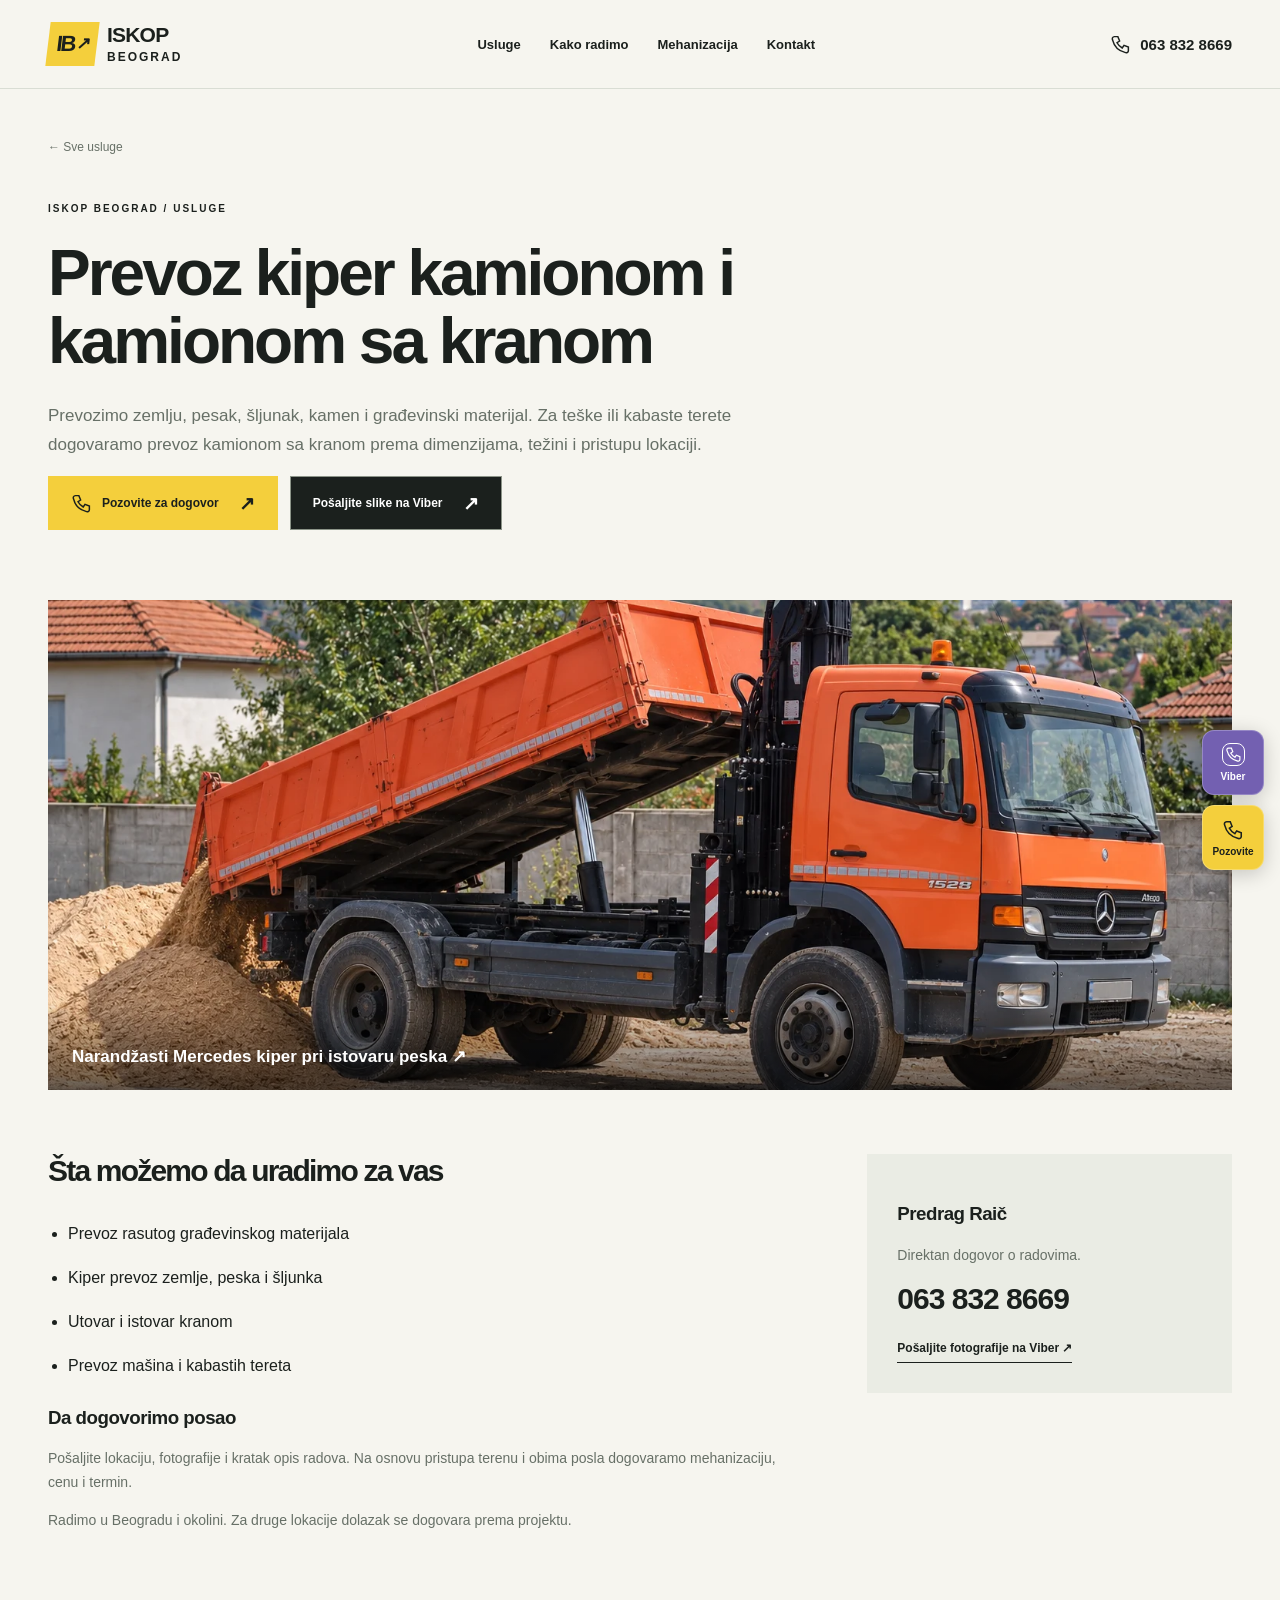
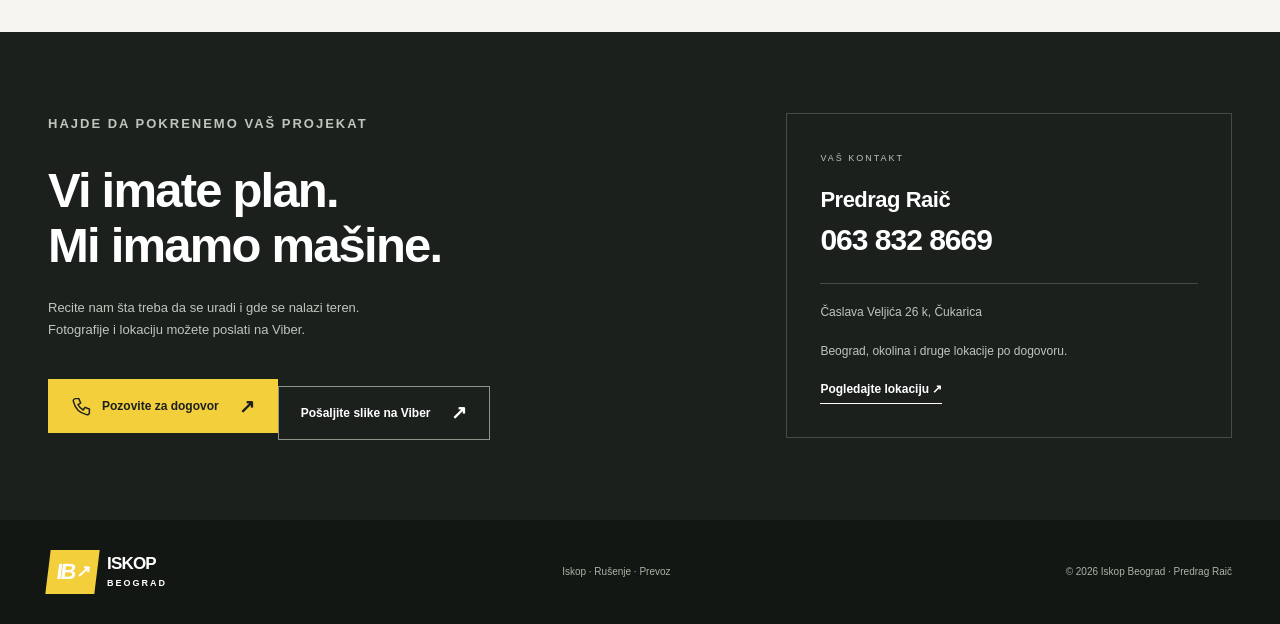
<file: prevoz-i-kran/index.html>
<!doctype html><html lang="sr-Latn"><head><meta charset="UTF-8"><meta name="viewport" content="width=device-width,initial-scale=1"><meta name="theme-color" content="#181b19"><title>Prevoz kiper kamionom i kamionom sa kranom | Iskop Beograd</title><meta name="description" content="Prevozimo zemlju, pesak, šljunak, kamen i građevinski materijal. Za teške ili kabaste terete dogovaramo prevoz kamionom sa kranom prema dimenzijama, težini i pristupu lokaciji. Pozovite 063 832 8669."><meta property="og:title" content="Prevoz kiper kamionom i kamionom sa kranom | Iskop Beograd"><meta property="og:description" content="Prevozimo zemlju, pesak, šljunak, kamen i građevinski materijal. Za teške ili kabaste terete dogovaramo prevoz kamionom sa kranom prema dimenzijama, težini i pristupu lokaciji. Pozovite 063 832 8669."><meta property="og:type" content="website"><link rel="icon" href="../assets/favicon.svg" type="image/svg+xml"><link rel="stylesheet" href="../style.css"><script src="../app.js" defer></script><link rel="canonical" href="https://iskopbeograd.rs/prevoz-i-kran/"><meta property="og:url" content="https://iskopbeograd.rs/prevoz-i-kran/"><meta property="og:image" content="https://iskopbeograd.rs/assets/iskop-hero.webp"></head><body><a class="skip" href="#main">Pređi na sadržaj</a><header><div class="wrap nav"><a class="logo" href="../" aria-label="Iskop Beograd — početna"><span class="mark">IB<span>↗</span></span><span>ISKOP<span>BEOGRAD</span></span></a><nav aria-label="Glavna navigacija"><a href="../#usluge">Usluge</a><a href="../#pristup">Kako radimo</a><a href="../#galerija">Mehanizacija</a><a href="../#kontakt">Kontakt</a></nav><a class="navphone" href="tel:+381638328669"><svg viewBox="0 0 24 24" fill="none" stroke="currentColor" stroke-width="1.7" aria-hidden="true"><path d="M5 3h4l2 5-3 2a15 15 0 0 0 6 6l2-3 5 2v4c0 2-2 3-4 2C9 19 5 15 3 7c-1-2 0-4 2-4Z"/></svg> 063 832 8669</a><button class="menu" aria-expanded="false" aria-label="Otvori meni">☰</button></div></header><main id="main"><section class="detailhero wrap"><a class="back" href="../#usluge">← Sve usluge</a><p class="eyebrow">ISKOP BEOGRAD / USLUGE</p><h1>Prevoz kiper kamionom i kamionom sa kranom</h1><p>Prevozimo zemlju, pesak, šljunak, kamen i građevinski materijal. Za teške ili kabaste terete dogovaramo prevoz kamionom sa kranom prema dimenzijama, težini i pristupu lokaciji.</p><div class="actions"><a class="btn yellow" href="tel:+381638328669"><svg viewBox="0 0 24 24" fill="none" stroke="currentColor" stroke-width="1.7" aria-hidden="true"><path d="M5 3h4l2 5-3 2a15 15 0 0 0 6 6l2-3 5 2v4c0 2-2 3-4 2C9 19 5 15 3 7c-1-2 0-4 2-4Z"/></svg> Pozovite za dogovor <span>↗</span></a><a class="btn outline" href="viber://chat?number=%2B381638328669">Pošaljite slike na Viber <span>↗</span></a></div></section><figure class="detailphoto wrap"><button class="zoom" data-image="../assets/prevoz-materijala-orange-v2.webp" aria-label="Uvećajte prikaz usluge"><img src="../assets/prevoz-materijala-orange-v2.webp" alt="Narandžasti Mercedes kiper pri istovaru peska" width="1536" height="1024"><span>Narandžasti Mercedes kiper pri istovaru peska ↗</span></button></figure><section class="detailcontent wrap"><div><h2>Šta možemo da uradimo za vas</h2><ul><li>Prevoz rasutog građevinskog materijala</li><li>Kiper prevoz zemlje, peska i šljunka</li><li>Utovar i istovar kranom</li><li>Prevoz mašina i kabastih tereta</li></ul><h3>Da dogovorimo posao</h3><p>Pošaljite lokaciju, fotografije i kratak opis radova. Na osnovu pristupa terenu i obima posla dogovaramo mehanizaciju, cenu i termin.</p><p>Radimo u Beogradu i okolini. Za druge lokacije dolazak se dogovara prema projektu.</p></div><aside><h3>Predrag Raič</h3><p>Direktan dogovor o radovima.</p><a class="bigphone" href="tel:+381638328669">063 832 8669</a><a class="textlink" href="viber://chat?number=%2B381638328669">Pošaljite fotografije na Viber ↗</a></aside></section></main><dialog id="lightbox"><button class="close" aria-label="Zatvorite sliku">×</button><img alt="Uvećan prikaz mehanizacije"></dialog><section id="kontakt" class="contact"><div class="wrap contactgrid"><div><p class="eyebrow">HAJDE DA POKRENEMO VAŠ PROJEKAT</p><h2>Vi imate plan.<br>Mi imamo mašine.</h2><p>Recite nam šta treba da se uradi i gde se nalazi teren.<br>Fotografije i lokaciju možete poslati na Viber.</p><a class="btn yellow" href="tel:+381638328669"><svg viewBox="0 0 24 24" fill="none" stroke="currentColor" stroke-width="1.7" aria-hidden="true"><path d="M5 3h4l2 5-3 2a15 15 0 0 0 6 6l2-3 5 2v4c0 2-2 3-4 2C9 19 5 15 3 7c-1-2 0-4 2-4Z"/></svg> Pozovite za dogovor <span>↗</span></a><a class="btn outline" href="viber://chat?number=%2B381638328669">Pošaljite slike na Viber <span>↗</span></a></div><div class="contactcard"><span>VAŠ KONTAKT</span><h3>Predrag Raič</h3><a class="bigphone" href="tel:+381638328669">063 832 8669</a><div class="line"></div><p>Časlava Veljića 26 k, Čukarica</p><p>Beograd, okolina i druge lokacije po dogovoru.</p><a class="textlink" target="_blank" rel="noopener" href="https://www.google.com/maps/search/?api=1&query=%C4%8Caslava+Velji%C4%87a+26k+Beograd">Pogledajte lokaciju ↗</a></div></div></section><footer><div class="wrap foot"><a class="logo" href="../" aria-label="Iskop Beograd — početna"><span class="mark">IB<span>↗</span></span><span>ISKOP<span>BEOGRAD</span></span></a><p>Iskop · Rušenje · Prevoz</p><small>© 2026 Iskop Beograd · Predrag Raič</small></div></footer><aside class="floating" aria-label="Brzi kontakt"><a href="viber://chat?number=%2B381638328669" class="viber" aria-label="Pošaljite poruku na Viber"><span class="bubble"><svg viewBox="0 0 24 24" fill="none" stroke="currentColor" stroke-width="1.7" aria-hidden="true"><path d="M5 3h4l2 5-3 2a15 15 0 0 0 6 6l2-3 5 2v4c0 2-2 3-4 2C9 19 5 15 3 7c-1-2 0-4 2-4Z"/></svg></span><span>Viber</span></a><a href="tel:+381638328669" class="call" aria-label="Pozovite 063 832 8669"><svg viewBox="0 0 24 24" fill="none" stroke="currentColor" stroke-width="1.7" aria-hidden="true"><path d="M5 3h4l2 5-3 2a15 15 0 0 0 6 6l2-3 5 2v4c0 2-2 3-4 2C9 19 5 15 3 7c-1-2 0-4 2-4Z"/></svg><span>Pozovite</span></a></aside></body></html>
</file>
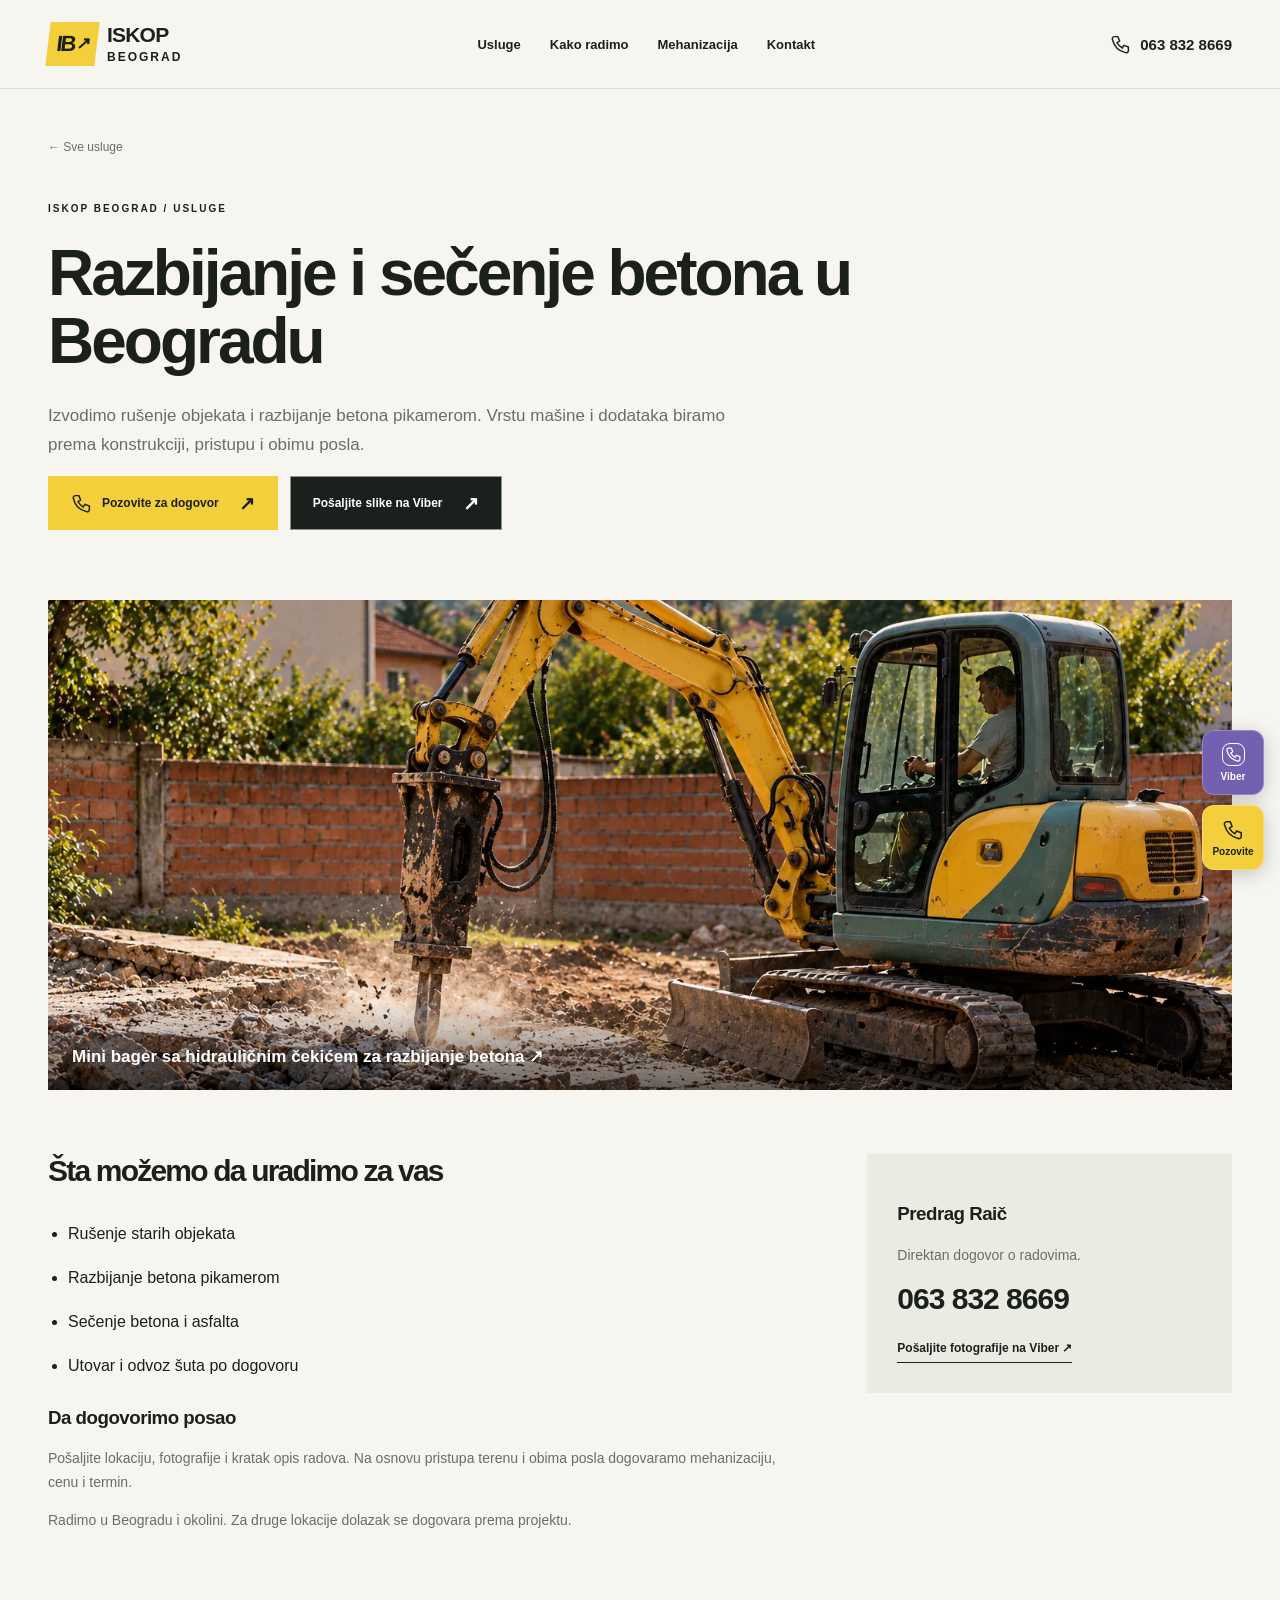
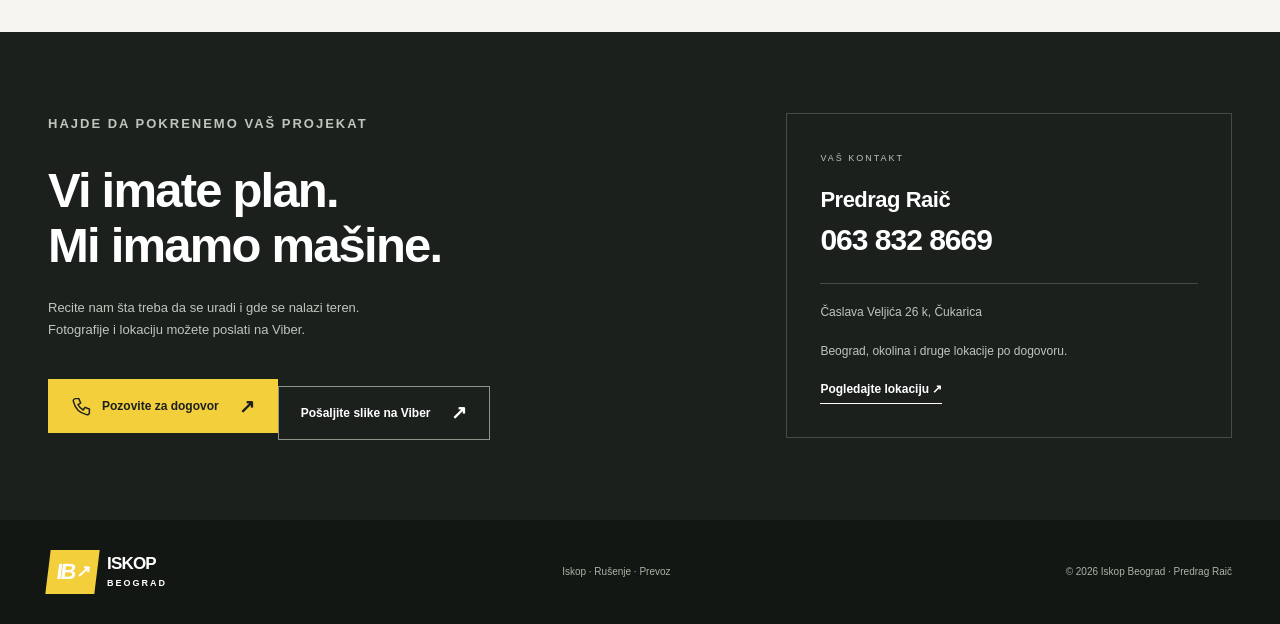
<file: rusenje-i-beton/index.html>
<!doctype html><html lang="sr-Latn"><head><meta charset="UTF-8"><meta name="viewport" content="width=device-width,initial-scale=1"><meta name="theme-color" content="#181b19"><title>Razbijanje i sečenje betona u Beogradu | Iskop Beograd</title><meta name="description" content="Izvodimo rušenje objekata i razbijanje betona pikamerom. Vrstu mašine i dodataka biramo prema konstrukciji, pristupu i obimu posla. Pozovite 063 832 8669."><meta property="og:title" content="Razbijanje i sečenje betona u Beogradu | Iskop Beograd"><meta property="og:description" content="Izvodimo rušenje objekata i razbijanje betona pikamerom. Vrstu mašine i dodataka biramo prema konstrukciji, pristupu i obimu posla. Pozovite 063 832 8669."><meta property="og:type" content="website"><link rel="icon" href="../assets/favicon.svg" type="image/svg+xml"><link rel="stylesheet" href="../style.css"><script src="../app.js" defer></script><link rel="canonical" href="https://iskopbeograd.rs/rusenje-i-beton/"><meta property="og:url" content="https://iskopbeograd.rs/rusenje-i-beton/"><meta property="og:image" content="https://iskopbeograd.rs/assets/iskop-hero.webp"></head><body><a class="skip" href="#main">Pređi na sadržaj</a><header><div class="wrap nav"><a class="logo" href="../" aria-label="Iskop Beograd — početna"><span class="mark">IB<span>↗</span></span><span>ISKOP<span>BEOGRAD</span></span></a><nav aria-label="Glavna navigacija"><a href="../#usluge">Usluge</a><a href="../#pristup">Kako radimo</a><a href="../#galerija">Mehanizacija</a><a href="../#kontakt">Kontakt</a></nav><a class="navphone" href="tel:+381638328669"><svg viewBox="0 0 24 24" fill="none" stroke="currentColor" stroke-width="1.7" aria-hidden="true"><path d="M5 3h4l2 5-3 2a15 15 0 0 0 6 6l2-3 5 2v4c0 2-2 3-4 2C9 19 5 15 3 7c-1-2 0-4 2-4Z"/></svg> 063 832 8669</a><button class="menu" aria-expanded="false" aria-label="Otvori meni">☰</button></div></header><main id="main"><section class="detailhero wrap"><a class="back" href="../#usluge">← Sve usluge</a><p class="eyebrow">ISKOP BEOGRAD / USLUGE</p><h1>Razbijanje i sečenje betona u Beogradu</h1><p>Izvodimo rušenje objekata i razbijanje betona pikamerom. Vrstu mašine i dodataka biramo prema konstrukciji, pristupu i obimu posla.</p><div class="actions"><a class="btn yellow" href="tel:+381638328669"><svg viewBox="0 0 24 24" fill="none" stroke="currentColor" stroke-width="1.7" aria-hidden="true"><path d="M5 3h4l2 5-3 2a15 15 0 0 0 6 6l2-3 5 2v4c0 2-2 3-4 2C9 19 5 15 3 7c-1-2 0-4 2-4Z"/></svg> Pozovite za dogovor <span>↗</span></a><a class="btn outline" href="viber://chat?number=%2B381638328669">Pošaljite slike na Viber <span>↗</span></a></div></section><figure class="detailphoto wrap"><button class="zoom" data-image="../assets/razbijanje-betona.webp" aria-label="Uvećajte prikaz usluge"><img src="../assets/razbijanje-betona.webp" alt="Mini bager sa hidrauličnim čekićem za razbijanje betona" width="1536" height="1024"><span>Mini bager sa hidrauličnim čekićem za razbijanje betona ↗</span></button></figure><section class="detailcontent wrap"><div><h2>Šta možemo da uradimo za vas</h2><ul><li>Rušenje starih objekata</li><li>Razbijanje betona pikamerom</li><li>Sečenje betona i asfalta</li><li>Utovar i odvoz šuta po dogovoru</li></ul><h3>Da dogovorimo posao</h3><p>Pošaljite lokaciju, fotografije i kratak opis radova. Na osnovu pristupa terenu i obima posla dogovaramo mehanizaciju, cenu i termin.</p><p>Radimo u Beogradu i okolini. Za druge lokacije dolazak se dogovara prema projektu.</p></div><aside><h3>Predrag Raič</h3><p>Direktan dogovor o radovima.</p><a class="bigphone" href="tel:+381638328669">063 832 8669</a><a class="textlink" href="viber://chat?number=%2B381638328669">Pošaljite fotografije na Viber ↗</a></aside></section></main><dialog id="lightbox"><button class="close" aria-label="Zatvorite sliku">×</button><img alt="Uvećan prikaz mehanizacije"></dialog><section id="kontakt" class="contact"><div class="wrap contactgrid"><div><p class="eyebrow">HAJDE DA POKRENEMO VAŠ PROJEKAT</p><h2>Vi imate plan.<br>Mi imamo mašine.</h2><p>Recite nam šta treba da se uradi i gde se nalazi teren.<br>Fotografije i lokaciju možete poslati na Viber.</p><a class="btn yellow" href="tel:+381638328669"><svg viewBox="0 0 24 24" fill="none" stroke="currentColor" stroke-width="1.7" aria-hidden="true"><path d="M5 3h4l2 5-3 2a15 15 0 0 0 6 6l2-3 5 2v4c0 2-2 3-4 2C9 19 5 15 3 7c-1-2 0-4 2-4Z"/></svg> Pozovite za dogovor <span>↗</span></a><a class="btn outline" href="viber://chat?number=%2B381638328669">Pošaljite slike na Viber <span>↗</span></a></div><div class="contactcard"><span>VAŠ KONTAKT</span><h3>Predrag Raič</h3><a class="bigphone" href="tel:+381638328669">063 832 8669</a><div class="line"></div><p>Časlava Veljića 26 k, Čukarica</p><p>Beograd, okolina i druge lokacije po dogovoru.</p><a class="textlink" target="_blank" rel="noopener" href="https://www.google.com/maps/search/?api=1&query=%C4%8Caslava+Velji%C4%87a+26k+Beograd">Pogledajte lokaciju ↗</a></div></div></section><footer><div class="wrap foot"><a class="logo" href="../" aria-label="Iskop Beograd — početna"><span class="mark">IB<span>↗</span></span><span>ISKOP<span>BEOGRAD</span></span></a><p>Iskop · Rušenje · Prevoz</p><small>© 2026 Iskop Beograd · Predrag Raič</small></div></footer><aside class="floating" aria-label="Brzi kontakt"><a href="viber://chat?number=%2B381638328669" class="viber" aria-label="Pošaljite poruku na Viber"><span class="bubble"><svg viewBox="0 0 24 24" fill="none" stroke="currentColor" stroke-width="1.7" aria-hidden="true"><path d="M5 3h4l2 5-3 2a15 15 0 0 0 6 6l2-3 5 2v4c0 2-2 3-4 2C9 19 5 15 3 7c-1-2 0-4 2-4Z"/></svg></span><span>Viber</span></a><a href="tel:+381638328669" class="call" aria-label="Pozovite 063 832 8669"><svg viewBox="0 0 24 24" fill="none" stroke="currentColor" stroke-width="1.7" aria-hidden="true"><path d="M5 3h4l2 5-3 2a15 15 0 0 0 6 6l2-3 5 2v4c0 2-2 3-4 2C9 19 5 15 3 7c-1-2 0-4 2-4Z"/></svg><span>Pozovite</span></a></aside></body></html>
</file>
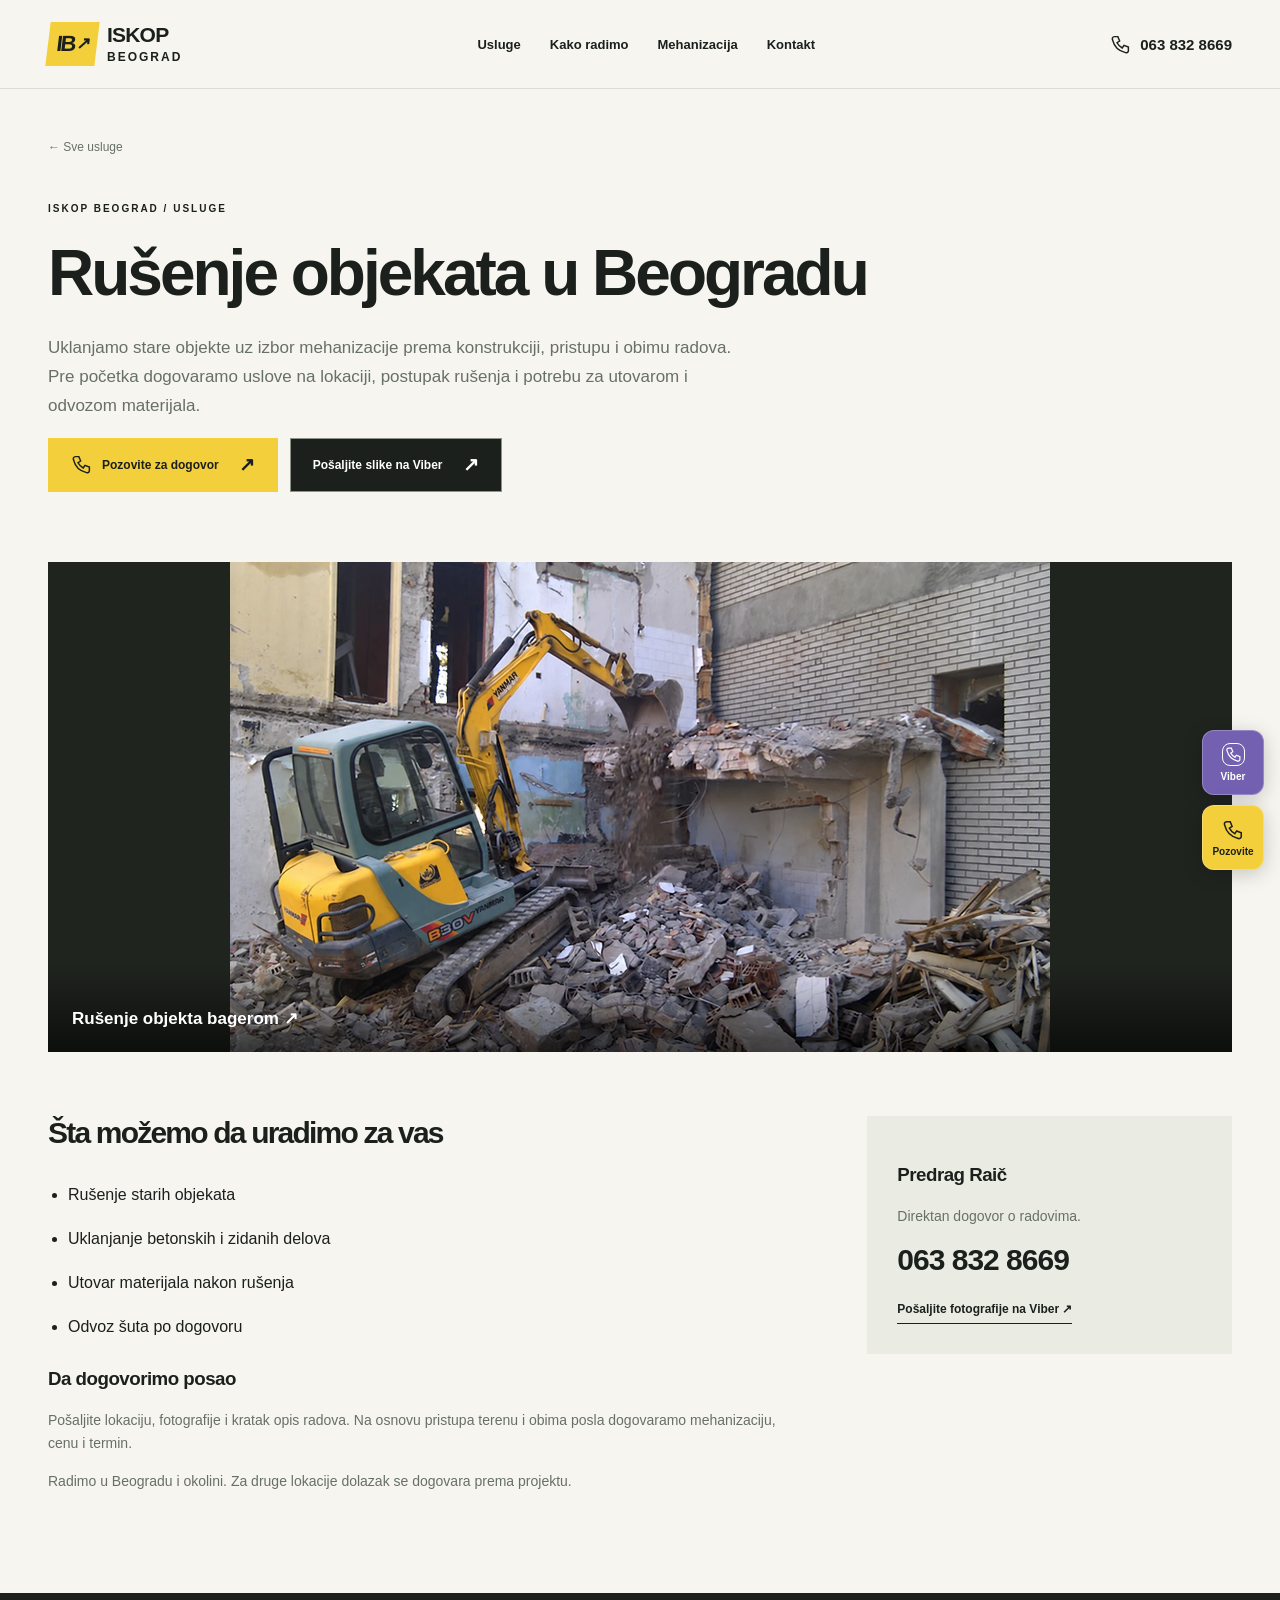
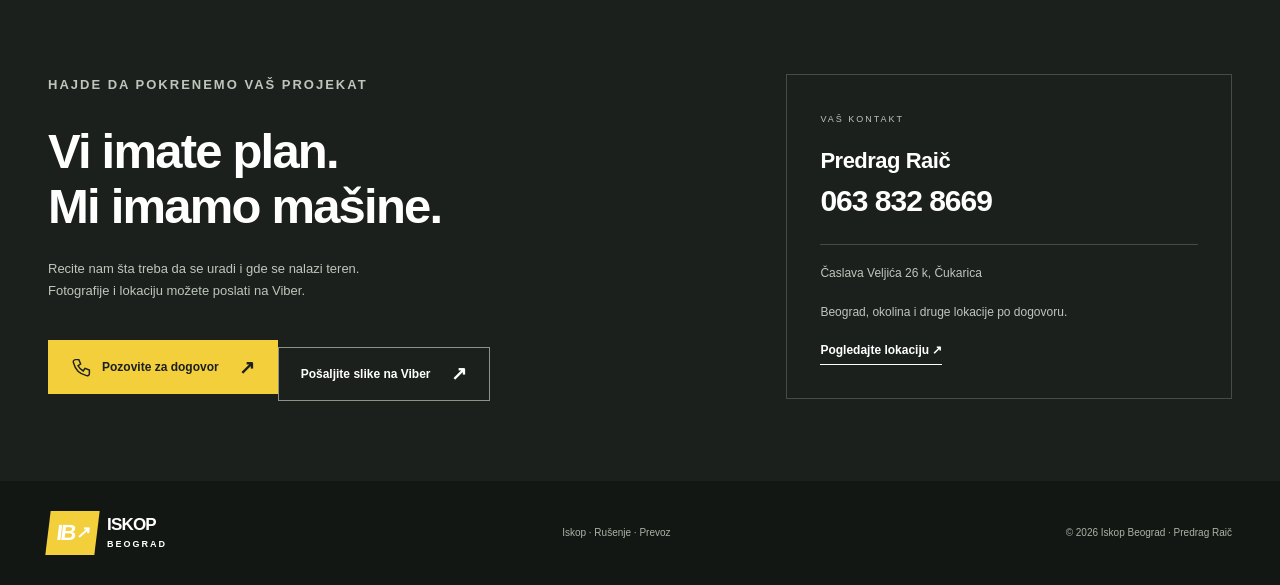
<file: rusenje-objekata/index.html>
<!doctype html><html lang="sr-Latn"><head><meta charset="UTF-8"><meta name="viewport" content="width=device-width,initial-scale=1"><meta name="theme-color" content="#181b19"><title>Rušenje objekata u Beogradu | Iskop Beograd</title><meta name="description" content="Uklanjamo stare objekte uz izbor mehanizacije prema konstrukciji, pristupu i obimu radova. Pre početka dogovaramo uslove na lokaciji, postupak rušenja i potrebu za utovarom i odvozom materijala."><meta property="og:title" content="Rušenje objekata u Beogradu | Iskop Beograd"><meta property="og:description" content="Uklanjamo stare objekte uz izbor mehanizacije prema konstrukciji, pristupu i obimu radova. Pre početka dogovaramo uslove na lokaciji, postupak rušenja i potrebu za utovarom i odvozom materijala."><meta property="og:type" content="website"><link rel="icon" href="../assets/favicon.svg" type="image/svg+xml"><link rel="stylesheet" href="../style.css"><script src="../app.js" defer></script><link rel="canonical" href="https://iskopbeograd.rs/rusenje-objekata/"><meta property="og:url" content="https://iskopbeograd.rs/rusenje-objekata/"><meta property="og:image" content="https://iskopbeograd.rs/assets/iskop-hero.webp"></head><body><a class="skip" href="#main">Pređi na sadržaj</a><header><div class="wrap nav"><a class="logo" href="../" aria-label="Iskop Beograd — početna"><span class="mark">IB<span>↗</span></span><span>ISKOP<span>BEOGRAD</span></span></a><nav aria-label="Glavna navigacija"><a href="../#usluge">Usluge</a><a href="../#pristup">Kako radimo</a><a href="../#galerija">Mehanizacija</a><a href="../#kontakt">Kontakt</a></nav><a class="navphone" href="tel:+381638328669"><svg viewBox="0 0 24 24" fill="none" stroke="currentColor" stroke-width="1.7" aria-hidden="true"><path d="M5 3h4l2 5-3 2a15 15 0 0 0 6 6l2-3 5 2v4c0 2-2 3-4 2C9 19 5 15 3 7c-1-2 0-4 2-4Z"/></svg> 063 832 8669</a><button class="menu" aria-expanded="false" aria-label="Otvori meni">☰</button></div></header><main id="main"><section class="detailhero wrap"><a class="back" href="../#usluge">← Sve usluge</a><p class="eyebrow">ISKOP BEOGRAD / USLUGE</p><h1>Rušenje objekata u Beogradu</h1><p>Uklanjamo stare objekte uz izbor mehanizacije prema konstrukciji, pristupu i obimu radova. Pre početka dogovaramo uslove na lokaciji, postupak rušenja i potrebu za utovarom i odvozom materijala.</p><div class="actions"><a class="btn yellow" href="tel:+381638328669"><svg viewBox="0 0 24 24" fill="none" stroke="currentColor" stroke-width="1.7" aria-hidden="true"><path d="M5 3h4l2 5-3 2a15 15 0 0 0 6 6l2-3 5 2v4c0 2-2 3-4 2C9 19 5 15 3 7c-1-2 0-4 2-4Z"/></svg> Pozovite za dogovor <span>↗</span></a><a class="btn outline" href="viber://chat?number=%2B381638328669">Pošaljite slike na Viber <span>↗</span></a></div></section><figure class="detailphoto wrap demolition-photo"><button class="zoom" data-image="../assets/rusenje-objekata-yellow-v2.webp" aria-label="Uvećajte prikaz usluge"><img src="../assets/rusenje-objekata-yellow-v2.webp" alt="Rušenje objekta bagerom" width="1536" height="1024"><span>Rušenje objekta bagerom ↗</span></button></figure><section class="detailcontent wrap"><div><h2>Šta možemo da uradimo za vas</h2><ul><li>Rušenje starih objekata</li><li>Uklanjanje betonskih i zidanih delova</li><li>Utovar materijala nakon rušenja</li><li>Odvoz šuta po dogovoru</li></ul><h3>Da dogovorimo posao</h3><p>Pošaljite lokaciju, fotografije i kratak opis radova. Na osnovu pristupa terenu i obima posla dogovaramo mehanizaciju, cenu i termin.</p><p>Radimo u Beogradu i okolini. Za druge lokacije dolazak se dogovara prema projektu.</p></div><aside><h3>Predrag Raič</h3><p>Direktan dogovor o radovima.</p><a class="bigphone" href="tel:+381638328669">063 832 8669</a><a class="textlink" href="viber://chat?number=%2B381638328669">Pošaljite fotografije na Viber ↗</a></aside></section></main><dialog id="lightbox"><button class="close" aria-label="Zatvorite sliku">×</button><img alt="Uvećan prikaz mehanizacije"></dialog><section id="kontakt" class="contact"><div class="wrap contactgrid"><div><p class="eyebrow">HAJDE DA POKRENEMO VAŠ PROJEKAT</p><h2>Vi imate plan.<br>Mi imamo mašine.</h2><p>Recite nam šta treba da se uradi i gde se nalazi teren.<br>Fotografije i lokaciju možete poslati na Viber.</p><a class="btn yellow" href="tel:+381638328669"><svg viewBox="0 0 24 24" fill="none" stroke="currentColor" stroke-width="1.7" aria-hidden="true"><path d="M5 3h4l2 5-3 2a15 15 0 0 0 6 6l2-3 5 2v4c0 2-2 3-4 2C9 19 5 15 3 7c-1-2 0-4 2-4Z"/></svg> Pozovite za dogovor <span>↗</span></a><a class="btn outline" href="viber://chat?number=%2B381638328669">Pošaljite slike na Viber <span>↗</span></a></div><div class="contactcard"><span>VAŠ KONTAKT</span><h3>Predrag Raič</h3><a class="bigphone" href="tel:+381638328669">063 832 8669</a><div class="line"></div><p>Časlava Veljića 26 k, Čukarica</p><p>Beograd, okolina i druge lokacije po dogovoru.</p><a class="textlink" target="_blank" rel="noopener" href="https://www.google.com/maps/search/?api=1&query=%C4%8Caslava+Velji%C4%87a+26k+Beograd">Pogledajte lokaciju ↗</a></div></div></section><footer><div class="wrap foot"><a class="logo" href="../" aria-label="Iskop Beograd — početna"><span class="mark">IB<span>↗</span></span><span>ISKOP<span>BEOGRAD</span></span></a><p>Iskop · Rušenje · Prevoz</p><small>© 2026 Iskop Beograd · Predrag Raič</small></div></footer><aside class="floating" aria-label="Brzi kontakt"><a href="viber://chat?number=%2B381638328669" class="viber" aria-label="Pošaljite poruku na Viber"><span class="bubble"><svg viewBox="0 0 24 24" fill="none" stroke="currentColor" stroke-width="1.7" aria-hidden="true"><path d="M5 3h4l2 5-3 2a15 15 0 0 0 6 6l2-3 5 2v4c0 2-2 3-4 2C9 19 5 15 3 7c-1-2 0-4 2-4Z"/></svg></span><span>Viber</span></a><a href="tel:+381638328669" class="call" aria-label="Pozovite 063 832 8669"><svg viewBox="0 0 24 24" fill="none" stroke="currentColor" stroke-width="1.7" aria-hidden="true"><path d="M5 3h4l2 5-3 2a15 15 0 0 0 6 6l2-3 5 2v4c0 2-2 3-4 2C9 19 5 15 3 7c-1-2 0-4 2-4Z"/></svg><span>Pozovite</span></a></aside></body></html>
</file>
<file: style.css>
:root{--ink:#1b201d;--yellow:#f4cf3c;--muted:#677067;--paper:#f6f5ef;--line:#d9ddd4}*{box-sizing:border-box}html{scroll-behavior:smooth;scroll-padding-top:92px}body{margin:0;background:var(--paper);color:var(--ink);font-family:Arial,Helvetica,sans-serif;-webkit-font-smoothing:antialiased}a{color:inherit;text-decoration:none}button{font:inherit;cursor:pointer}img{max-width:100%;display:block}svg{width:21px;height:21px;flex-shrink:0}a,button,summary{-webkit-tap-highlight-color:transparent}a:focus-visible,button:focus-visible,summary:focus-visible{outline:3px solid #9167dc;outline-offset:5px}.wrap{width:min(1200px,calc(100% - 96px));margin:auto}.skip{position:fixed;top:-100px;background:var(--yellow);padding:15px;z-index:100}.skip:focus{top:10px}header{background:var(--paper);position:sticky;top:0;z-index:20;border-bottom:1px solid var(--line)}.nav{height:88px;display:flex;align-items:center;justify-content:space-between;gap:25px}.logo{display:flex;align-items:center;gap:10px;font-weight:900;font-size:21px;line-height:.95;letter-spacing:-.8px}.logo>span:last-child>span{display:block;font-size:12px;letter-spacing:2px;margin-top:7px}.mark{background:var(--yellow);height:44px;width:49px;display:flex;align-items:center;justify-content:center;font-size:22px;letter-spacing:-2px;transform:skew(-7deg)}.mark span{font-size:17px;margin-left:2px}.nav nav{display:flex;gap:29px;font-size:13px;font-weight:600}.nav nav a:hover{border-bottom:2px solid var(--ink)}.navphone{display:flex;align-items:center;gap:9px;font-weight:bold;font-size:15px}.menu{display:none}.hero{position:relative;background:#232923;color:white;min-height:710px;overflow:hidden}.heroimg{position:absolute;width:100%;height:100%;object-fit:cover;object-position:center 53%}.heroshade{position:absolute;inset:0;background:linear-gradient(90deg,rgba(12,19,13,.88),rgba(13,19,14,.65) 38%,rgba(13,19,14,.06) 80%)}.herocopy{position:relative;padding-top:77px;padding-bottom:28px}.eyebrow{font-size:10px;letter-spacing:2px;font-weight:700;line-height:1.8;margin:0 0 22px}.dot{display:inline-block;background:var(--yellow);width:7px;height:7px;border-radius:50%;margin-right:7px}h1{font-size:clamp(44px,4.8vw,70px);line-height:1.06;letter-spacing:-3px;margin:0 0 26px;font-weight:800}h1 em{color:var(--yellow);font-style:normal}h2{font-size:clamp(32px,3.5vw,47px);line-height:1.12;letter-spacing:-1.8px;margin:0 0 24px}h3{letter-spacing:-.5px}p{line-height:1.7}.herodesc{color:#e0e3dd;font-size:16px;line-height:1.8;margin-bottom:30px}.actions{display:flex;gap:12px;flex-wrap:wrap}.btn{display:inline-flex;gap:10px;align-items:center;justify-content:center;min-height:54px;padding:0 22px;font-size:12px;font-weight:700;border:1px solid transparent;transition:transform .2s,background .2s}.btn:hover{transform:translateY(-3px)}.btn>span{margin-left:10px;font-size:19px}.yellow{background:var(--yellow);color:var(--ink)}.outline{border-color:#8c9488;color:white;background:#1b201d30}.herobottom{display:flex;align-items:center;justify-content:space-between;border-top:1px solid #ffffff40;margin-top:66px;padding-top:22px;font-size:9px;letter-spacing:1.7px}.herobottom a{font-size:11px;letter-spacing:0}.trust{background:var(--yellow);padding:22px 0}.trust>.wrap{display:flex;justify-content:space-between;font-size:12px;font-weight:bold}.section{padding-top:92px;padding-bottom:92px}.sectionhead{display:flex;justify-content:space-between;align-items:end;margin-bottom:32px;gap:30px}.sectionhead p:last-child{color:var(--muted);font-size:13px;max-width:350px}.sectionhead h2{margin-bottom:0}.services{display:grid;grid-template-columns:repeat(4,1fr);border:1px solid var(--line)}.service{padding:30px 25px 20px;display:flex;flex-direction:column;border-right:1px solid var(--line);min-height:290px;transition:background .2s}.service:last-child{border:0}.service:hover{background:#eeeadb}.num{font-size:11px;color:var(--muted);letter-spacing:1px}.service h3{font-size:24px;line-height:1.15;margin:32px 0 14px}.service p{font-size:13px;color:var(--muted);margin:0 0 28px}.servicefoot{margin-top:auto;border-top:1px solid var(--line);padding-top:20px;font-size:11px;display:flex;align-items:center;justify-content:space-between}.servicefoot b{font-size:24px;font-weight:400}.extra{display:flex;gap:15px;align-items:center;border-bottom:1px solid var(--line);padding:23px 0;font-size:12px}.extra span{font-weight:bold}.extra p{color:var(--muted);margin:0}.extra a{margin-left:auto;white-space:nowrap;font-weight:bold}.approach{padding:84px 0;background:#eaece4}.approachgrid{display:grid;grid-template-columns:1fr 1fr;gap:82px;align-items:center}.imageframe{position:relative}.imageframe img{height:570px;width:100%;object-fit:cover}.imagebadge{position:absolute;bottom:22px;left:22px;padding:19px 24px;background:var(--yellow);font-size:16px;font-weight:800;line-height:1.3;letter-spacing:-.3px}.intro{font-size:14px;color:var(--muted)}.steps{padding:0;list-style:none;margin:28px 0}.steps li{display:flex;gap:21px;border-top:1px solid #ccd1c6;padding:19px 0}.steps li>span{font-size:11px;margin-top:6px;color:#77806f}.steps h3{font-size:17px;margin:0 0 7px}.steps p{font-size:12px;color:var(--muted);margin:0}.textlink{font-size:12px;font-weight:700;border-bottom:1px solid;padding-bottom:7px;display:inline-block}.gallerygrid{display:grid;grid-template-columns:1.5fr 1fr;gap:20px}figure{margin:0}.zoom{padding:0;border:0;width:100%;text-align:left;background:transparent;position:relative;overflow:hidden}.zoom img{width:100%;height:350px;object-fit:cover;transition:transform .5s}.zoom:hover img{transform:scale(1.04)}.zoom>span{position:absolute;left:0;right:0;bottom:0;padding:45px 24px 23px;color:white;font-weight:bold;background:linear-gradient(transparent,#0009);font-size:14px}.caption{display:block;font-size:10px;color:var(--muted);margin-top:12px}.area{background:var(--yellow);padding:70px 0;position:relative;overflow:hidden}.area>.wrap{position:relative;z-index:1}.area p:not(.eyebrow){font-size:14px;max-width:670px}.dark{background:var(--ink);color:white;margin-top:15px}.areagraph{position:absolute;right:4%;top:42px;font-size:220px;font-weight:900;letter-spacing:-22px;color:#1b201d13;line-height:1.3}.faq{max-width:950px}.faq details{border-bottom:1px solid var(--line);padding:21px 0}.faq summary{font-size:17px;font-weight:600;cursor:pointer;list-style:none;display:flex;justify-content:space-between;gap:20px}.faq summary:after{content:'+';font-size:22px;font-weight:400}.faq details[open] summary:after{content:'−'}.faq details p{font-size:14px;color:var(--muted);max-width:730px}.contact{background:var(--ink);color:white;padding:80px 0}.contactgrid{display:grid;grid-template-columns:1.5fr 1fr;gap:70px;align-items:center}.contact h2{font-size:49px}.contact p{font-size:13px;color:#bec6bc;margin-bottom:28px}.contact .outline{margin-top:10px}.contact .yellow{margin-top:10px}.contactcard{border:1px solid #ffffff30;padding:33px}.contactcard>span{font-size:9px;letter-spacing:2px;color:#bdc5b9}.contactcard h3{font-size:22px;margin-bottom:10px}.bigphone{display:block;font-size:30px;font-weight:700;letter-spacing:-1px}.contactcard .line{border-top:1px solid #ffffff30;margin-top:26px}.contactcard p{margin:18px 0;font-size:12px}footer{background:#131714;color:white;padding:30px 0}.foot{display:flex;align-items:center;justify-content:space-between;gap:20px}.foot p,.foot small{font-size:10px;color:#aab4a6}.foot .logo{font-size:17px}.foot .logo>span:last-child>span{font-size:9px}.floating{position:fixed;right:16px;bottom:30px;display:flex;flex-direction:column;gap:10px;z-index:30}.floating>a{box-shadow:0 4px 20px #0003;min-width:62px;height:65px;display:flex;flex-direction:column;align-items:center;justify-content:center;gap:5px;border:1px solid #ffffff40;border-radius:12px;font-size:10px;font-weight:700}.floating svg{width:22px;height:22px}.viber{background:#7360b1;color:white}.call{background:var(--yellow);color:var(--ink)}.bubble{border:1.5px solid white;border-radius:8px;padding:2px;display:flex}.bubble svg{width:17px;height:17px}.detailhero{padding-top:48px;padding-bottom:70px}.back{display:inline-block;font-size:12px;margin-bottom:46px;color:var(--muted)}.detailhero h1{max-width:950px;font-size:clamp(40px,5vw,65px)}.detailhero>p:not(.eyebrow){max-width:700px;color:var(--muted);font-size:17px}.detailhero .outline{background:var(--ink)}.detailcontent{display:grid;grid-template-columns:2fr 1fr;gap:90px;padding-bottom:85px}.detailcontent h2{font-size:30px}.detailcontent li{padding:10px 0;line-height:1.5}.detailcontent ul{padding-left:20px}.detailcontent p{font-size:14px;color:var(--muted)}.detailcontent aside{padding:30px;background:#eaece4;align-self:start}.detailcontent aside .textlink{margin-top:25px}dialog{background:transparent;border:0;padding:40px;max-width:95vw;max-height:95vh}dialog::backdrop{background:#000d}dialog img{max-height:80vh;max-width:85vw;object-fit:contain}.close{position:absolute;top:0;right:5px;color:white;background:none;border:0;font-size:35px}@media(min-width:1600px){.heroimg{object-position:center 57%}}@media(max-width:1000px){.wrap{width:calc(100% - 64px)}.nav nav{gap:16px}.navphone{font-size:13px}.services{grid-template-columns:repeat(2,1fr)}.service:nth-child(2){border-right:0}.service:nth-child(-n+2){border-bottom:1px solid var(--line)}.extra{flex-wrap:wrap}.extra a{margin-left:0}.approachgrid{gap:40px}.contactgrid{gap:32px}.contact h2{font-size:40px}.contact .btn{padding:0 16px}.heroimg{object-position:62% center}}@media(max-width:700px){.wrap{width:calc(100% - 40px)}.nav{height:73px;gap:12px}.logo{font-size:18px}.mark{height:38px;width:40px;font-size:20px}.logo>span:last-child>span{font-size:9px}.navphone{margin-left:auto;font-size:12px;gap:4px}.navphone svg{width:16px}.menu{display:block;border:1px solid var(--line);background:transparent;padding:6px 9px;font-size:18px}.nav nav{display:none;position:absolute;top:73px;left:0;right:0;background:var(--paper);padding:25px;box-shadow:0 12px 16px #0002}.nav nav.open{display:flex;flex-direction:column;gap:24px}.hero{min-height:790px}.heroimg{object-position:66% center}.heroshade{background:linear-gradient(90deg,#101b13cb,#101b1370),linear-gradient(0deg,#101b13a0,transparent 60%)}.herocopy{padding-top:54px}.eyebrow{font-size:9px;letter-spacing:1.5px}h1{font-size:45px;letter-spacing:-2px;line-height:1.1}.herodesc{font-size:14px}.actions{flex-direction:column;align-items:flex-start;gap:10px}.btn{min-height:52px;font-size:12px}.hero .btn{min-width:245px}.herobottom{margin-top:80px;gap:20px;font-size:8px;line-height:1.5}.trust{padding:20px 0}.trust>.wrap{gap:12px;flex-direction:column;font-size:11px}.section{padding-top:60px;padding-bottom:60px}.sectionhead{display:block}.sectionhead p:last-child{margin-top:22px}h2{font-size:35px;letter-spacing:-1.3px}.services{grid-template-columns:1fr}.service{border-right:0;border-bottom:1px solid var(--line);padding:25px;min-height:250px}.service h3{margin-top:20px;font-size:26px}.service p{max-width:290px}.extra{display:block;line-height:1.8}.extra p{margin:8px 0}.approach{padding:50px 0}.approachgrid{grid-template-columns:1fr;gap:35px}.imageframe img{height:400px}.gallerygrid{grid-template-columns:1fr}.zoom img{height:290px}.area{padding:55px 0}.area p:not(.eyebrow){font-size:13px}.areagraph{font-size:160px;top:100px;right:-50px}.contactgrid{grid-template-columns:1fr;gap:35px}.contact{padding:55px 0 70px}.contact h2{font-size:38px}.contactcard{padding:25px}.foot{align-items:flex-start;flex-direction:column;gap:12px}.foot p{margin:0}.floating{right:10px;bottom:16px;gap:8px}.floating>a{min-width:55px;height:58px;border-radius:10px}.detailhero{padding-top:30px;padding-bottom:45px}.detailhero h1{font-size:40px}.detailcontent{grid-template-columns:1fr;gap:30px;padding-bottom:55px}.detailcontent aside{margin-right:45px}.bigphone{font-size:27px}.faq summary{font-size:15px;padding-right:35px}}@media(prefers-reduced-motion:reduce){html{scroll-behavior:auto}*,*:before,*:after{transition:none!important;animation:none!important}}
@media(max-width:700px){.herobottom{padding-right:55px;gap:10px}.herobottom a{font-size:10px;max-width:90px}}
/* Service imagery */
.services{grid-template-columns:repeat(3,1fr);border:0;gap:24px}.service{padding:0 0 24px;border:1px solid var(--line)!important;min-height:430px;overflow:hidden}.serviceimage{width:100%;height:220px;object-fit:cover;transition:transform .4s}.service:hover .serviceimage{transform:scale(1.025)}.service .num{margin:23px 24px 0}.service h3{margin:20px 24px 14px}.service p{margin:0 24px 25px}.servicefoot{margin: auto 24px 0}.gallerygrid{grid-template-columns:repeat(6,1fr)}.gallerygrid figure{grid-column:span 2}.gallerygrid figure:nth-child(-n+2){grid-column:span 3}.gallerygrid .zoom img{height:270px}.gallerygrid figure:nth-child(-n+2) img{height:340px}.detailphoto{margin-bottom:60px}.detailphoto .zoom img{height:490px;object-position:center}.detailphoto .zoom>span{font-size:17px}@media(max-width:1000px){.services{grid-template-columns:repeat(2,1fr)}.gallerygrid{grid-template-columns:repeat(2,1fr)}.gallerygrid figure,.gallerygrid figure:nth-child(-n+2){grid-column:auto}.gallerygrid .zoom img,.gallerygrid figure:nth-child(-n+2) img{height:280px}.gallerygrid figure:last-child{grid-column:span 2}}@media(max-width:700px){.services{grid-template-columns:1fr;gap:20px}.service{min-height:410px}.serviceimage{height:240px}.service p{max-width:none}.gallerygrid{grid-template-columns:1fr}.gallerygrid figure,.gallerygrid figure:nth-child(-n+2),.gallerygrid figure:last-child{grid-column:auto}.gallerygrid .zoom img,.gallerygrid figure:nth-child(-n+2) img{height:270px}.detailphoto .zoom img{height:310px}.detailphoto{margin-bottom:40px}.detailphoto .zoom>span{font-size:13px}}

/* Original building-demolition photograph: gentle display enhancement. */
.demolition-original,.demolition-photo img{filter:none}.demolition-photo .zoom{background:#20241f}.demolition-photo .zoom img{object-fit:contain}
</file>
